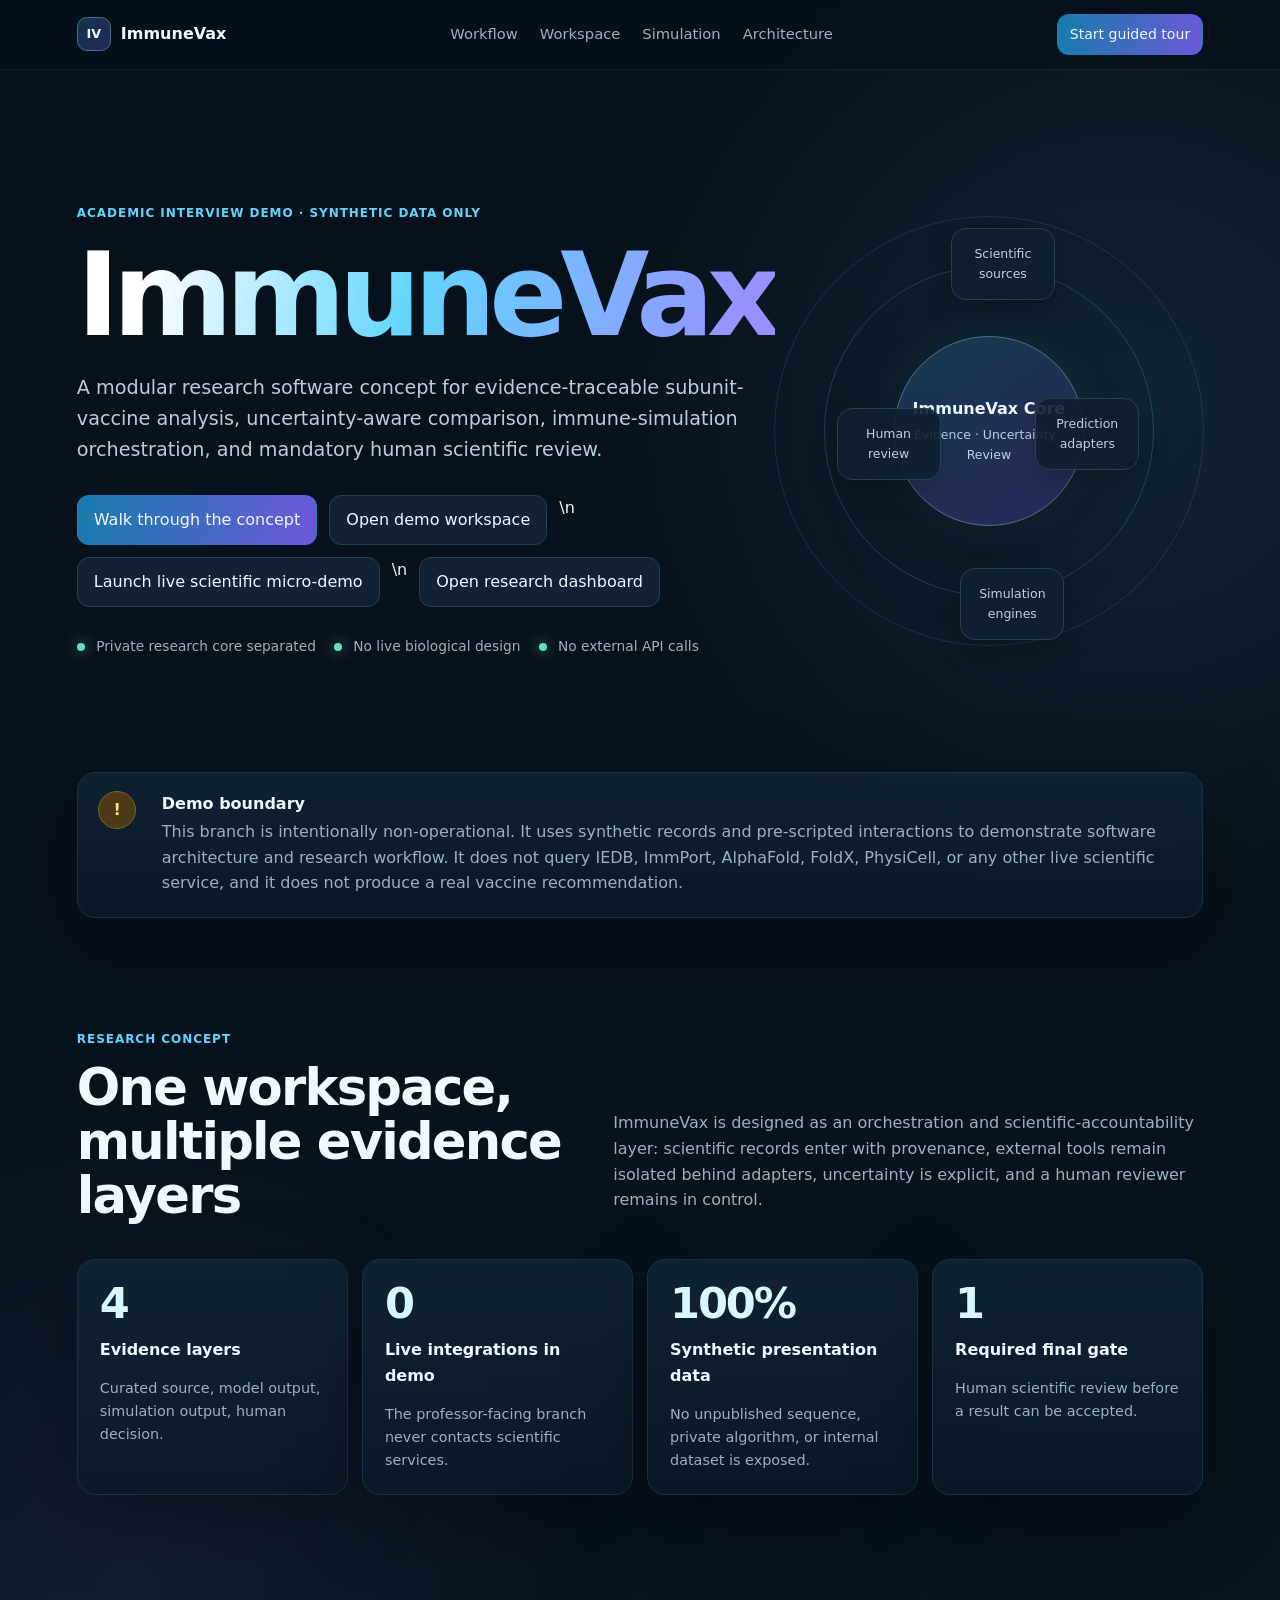
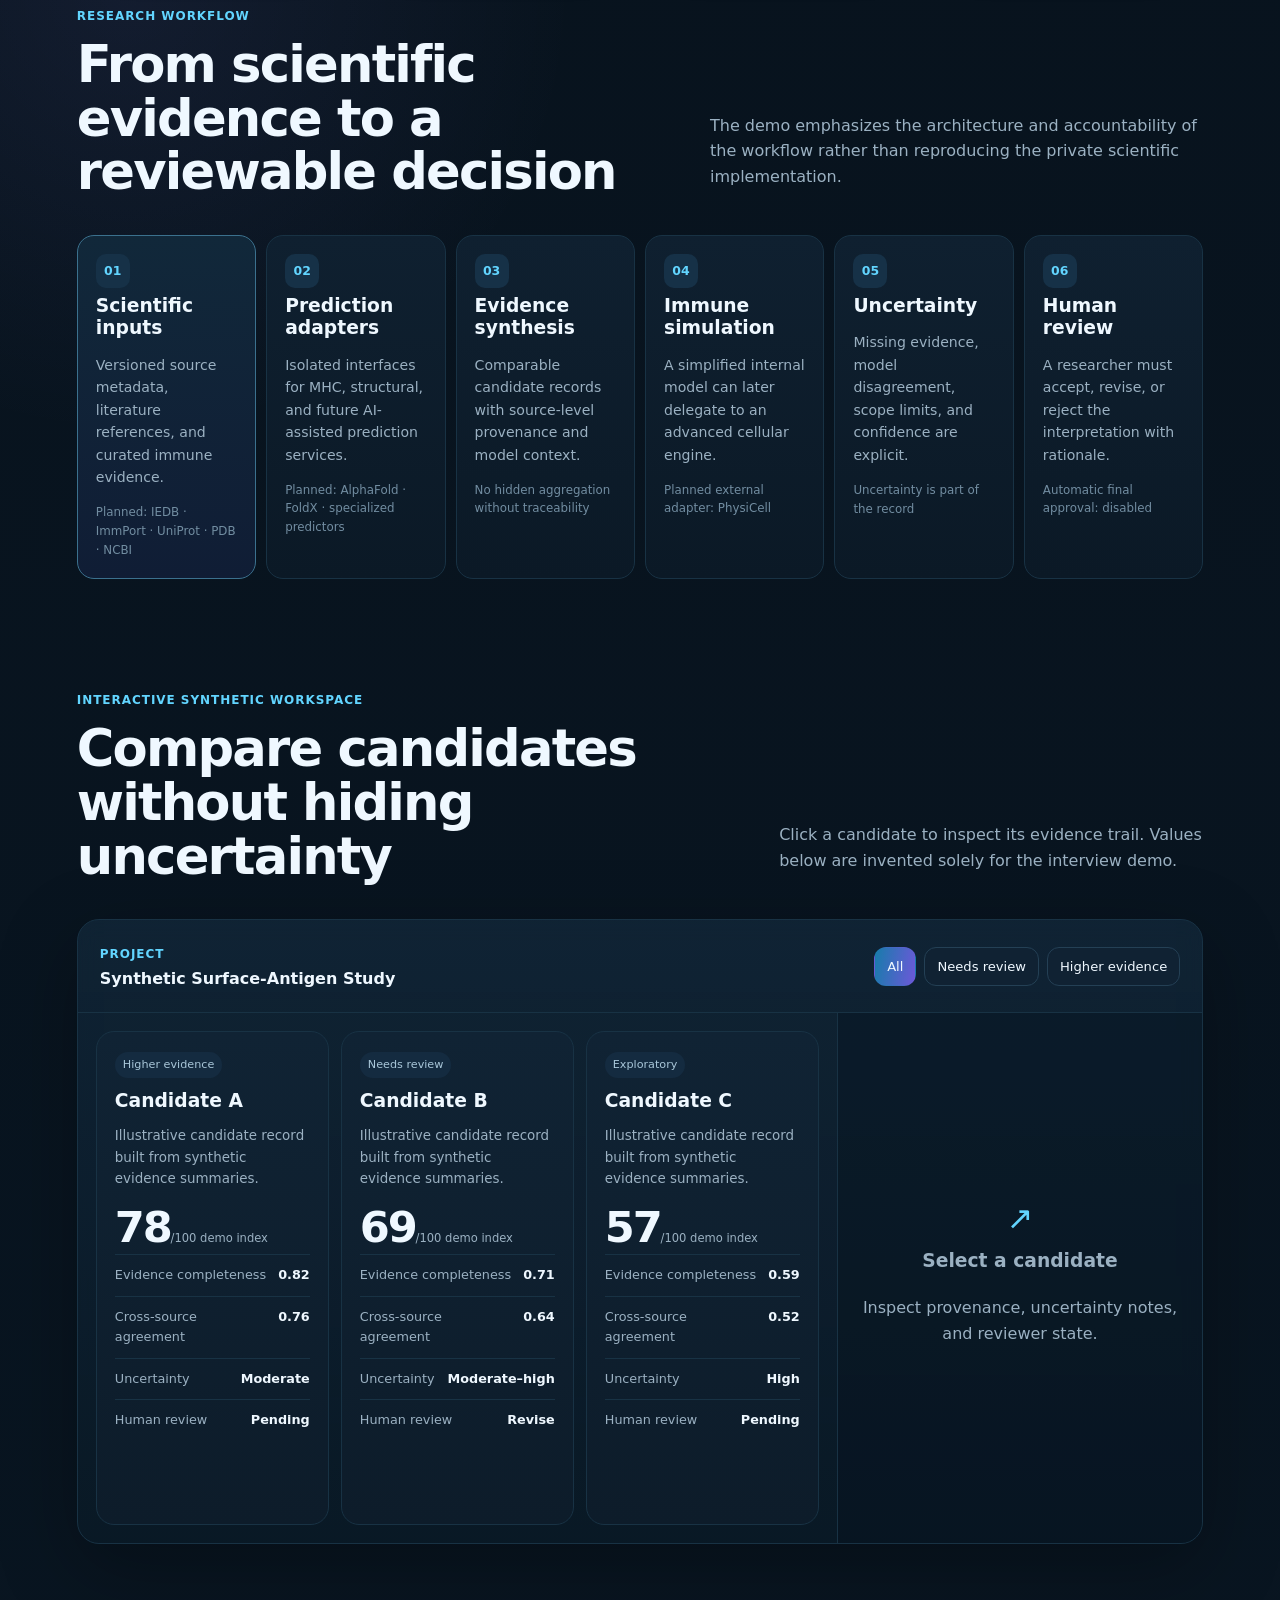
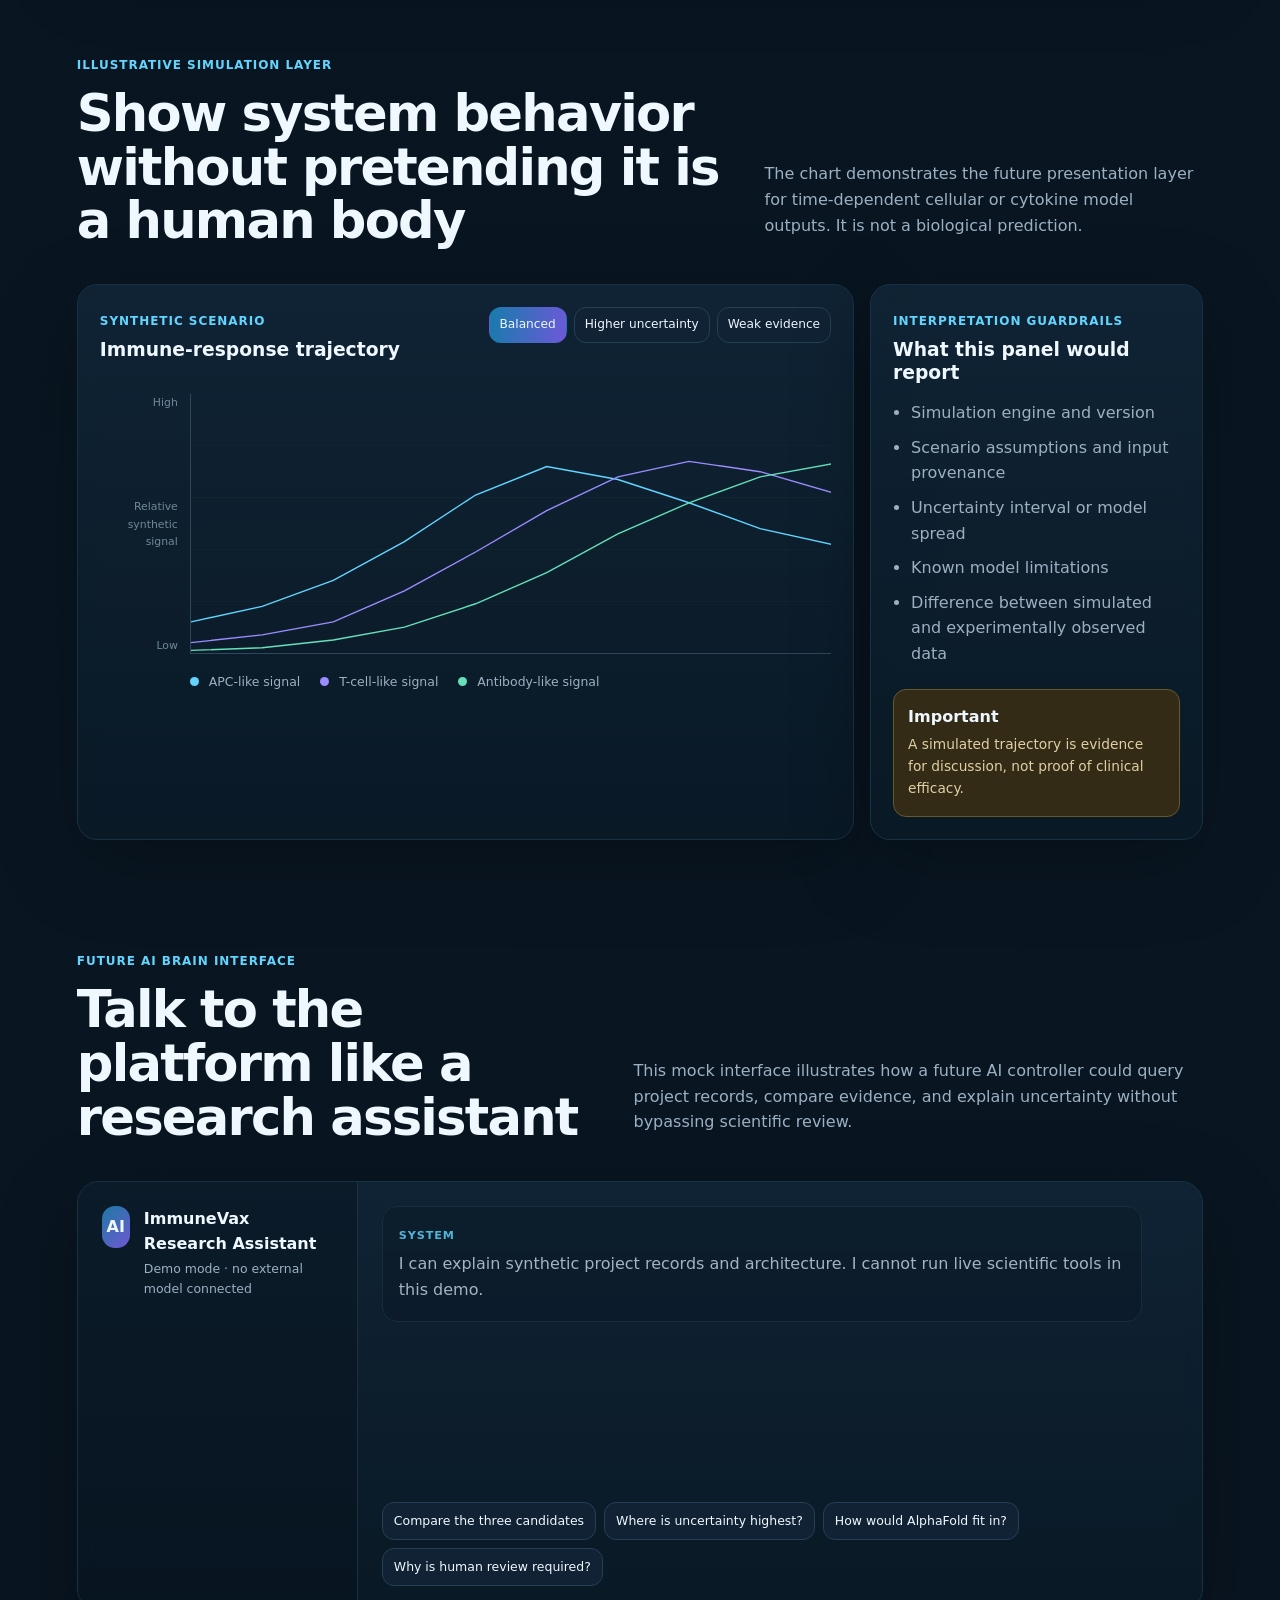
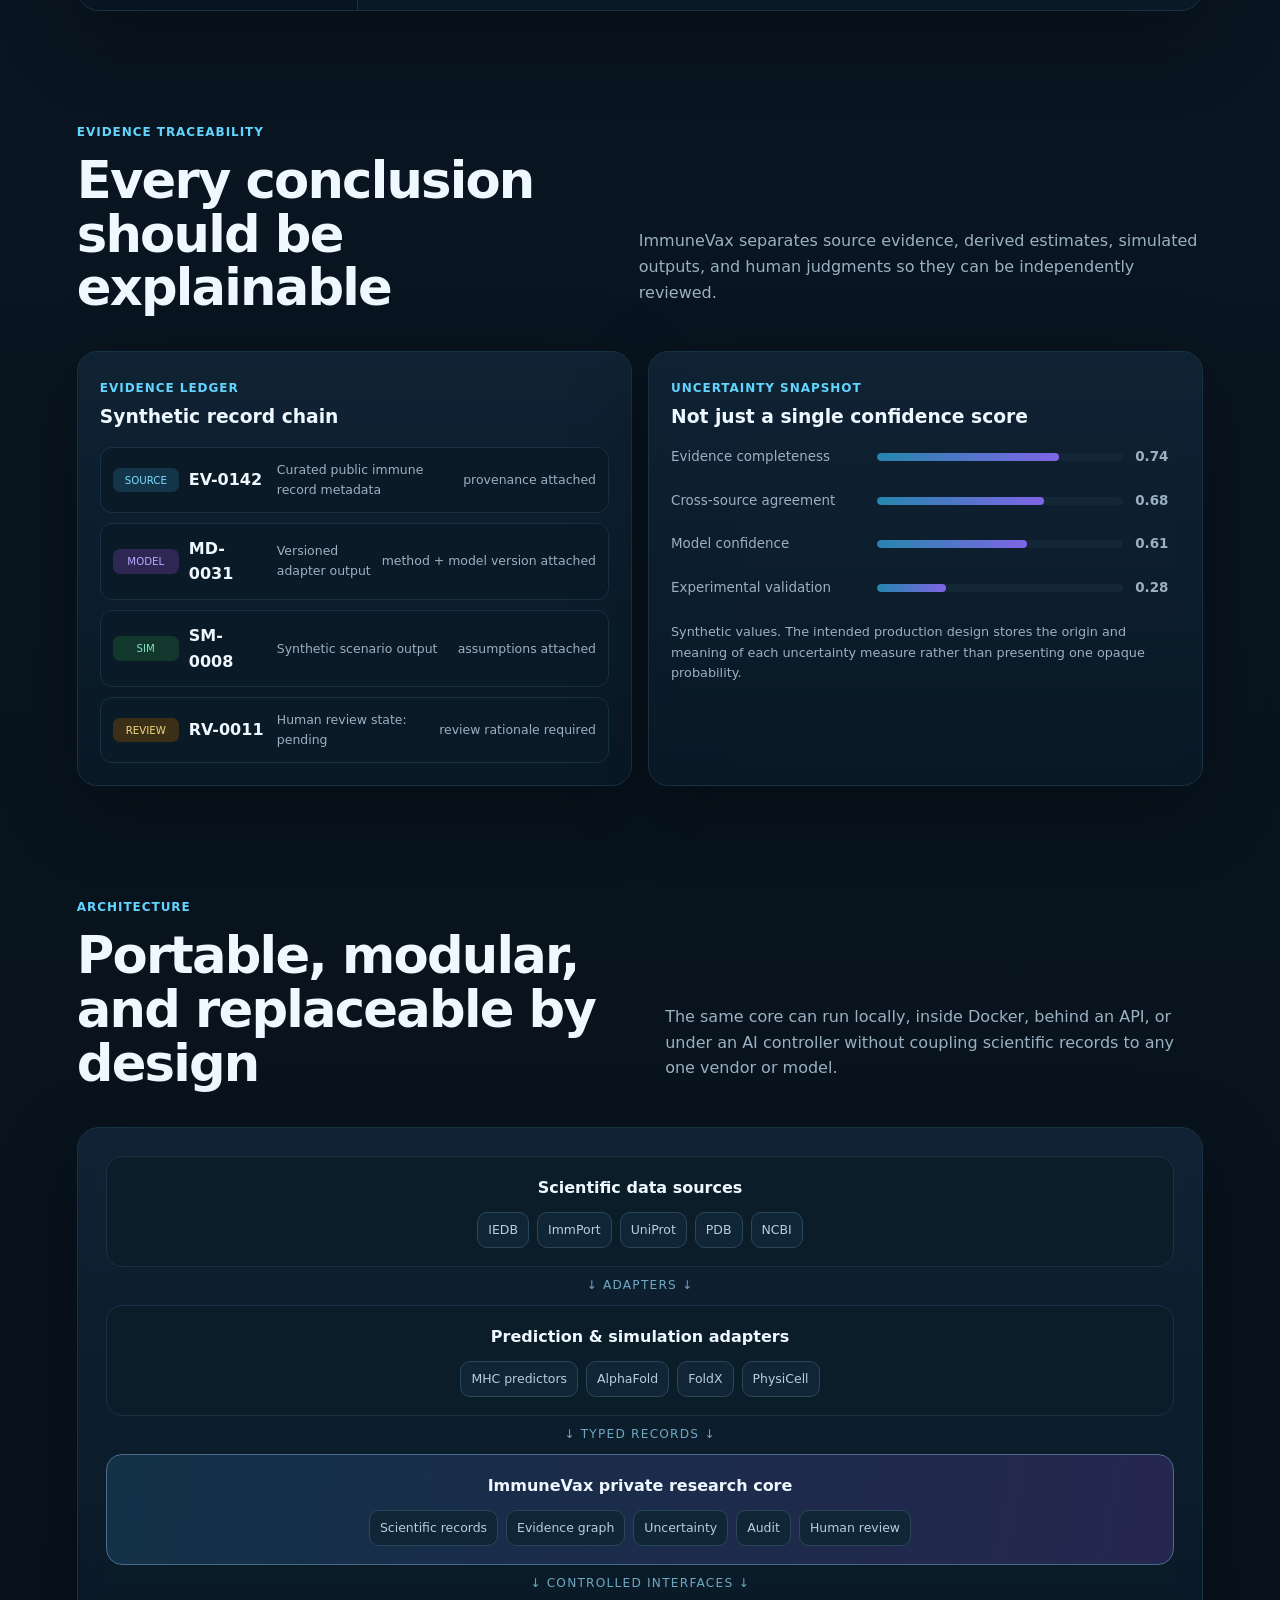
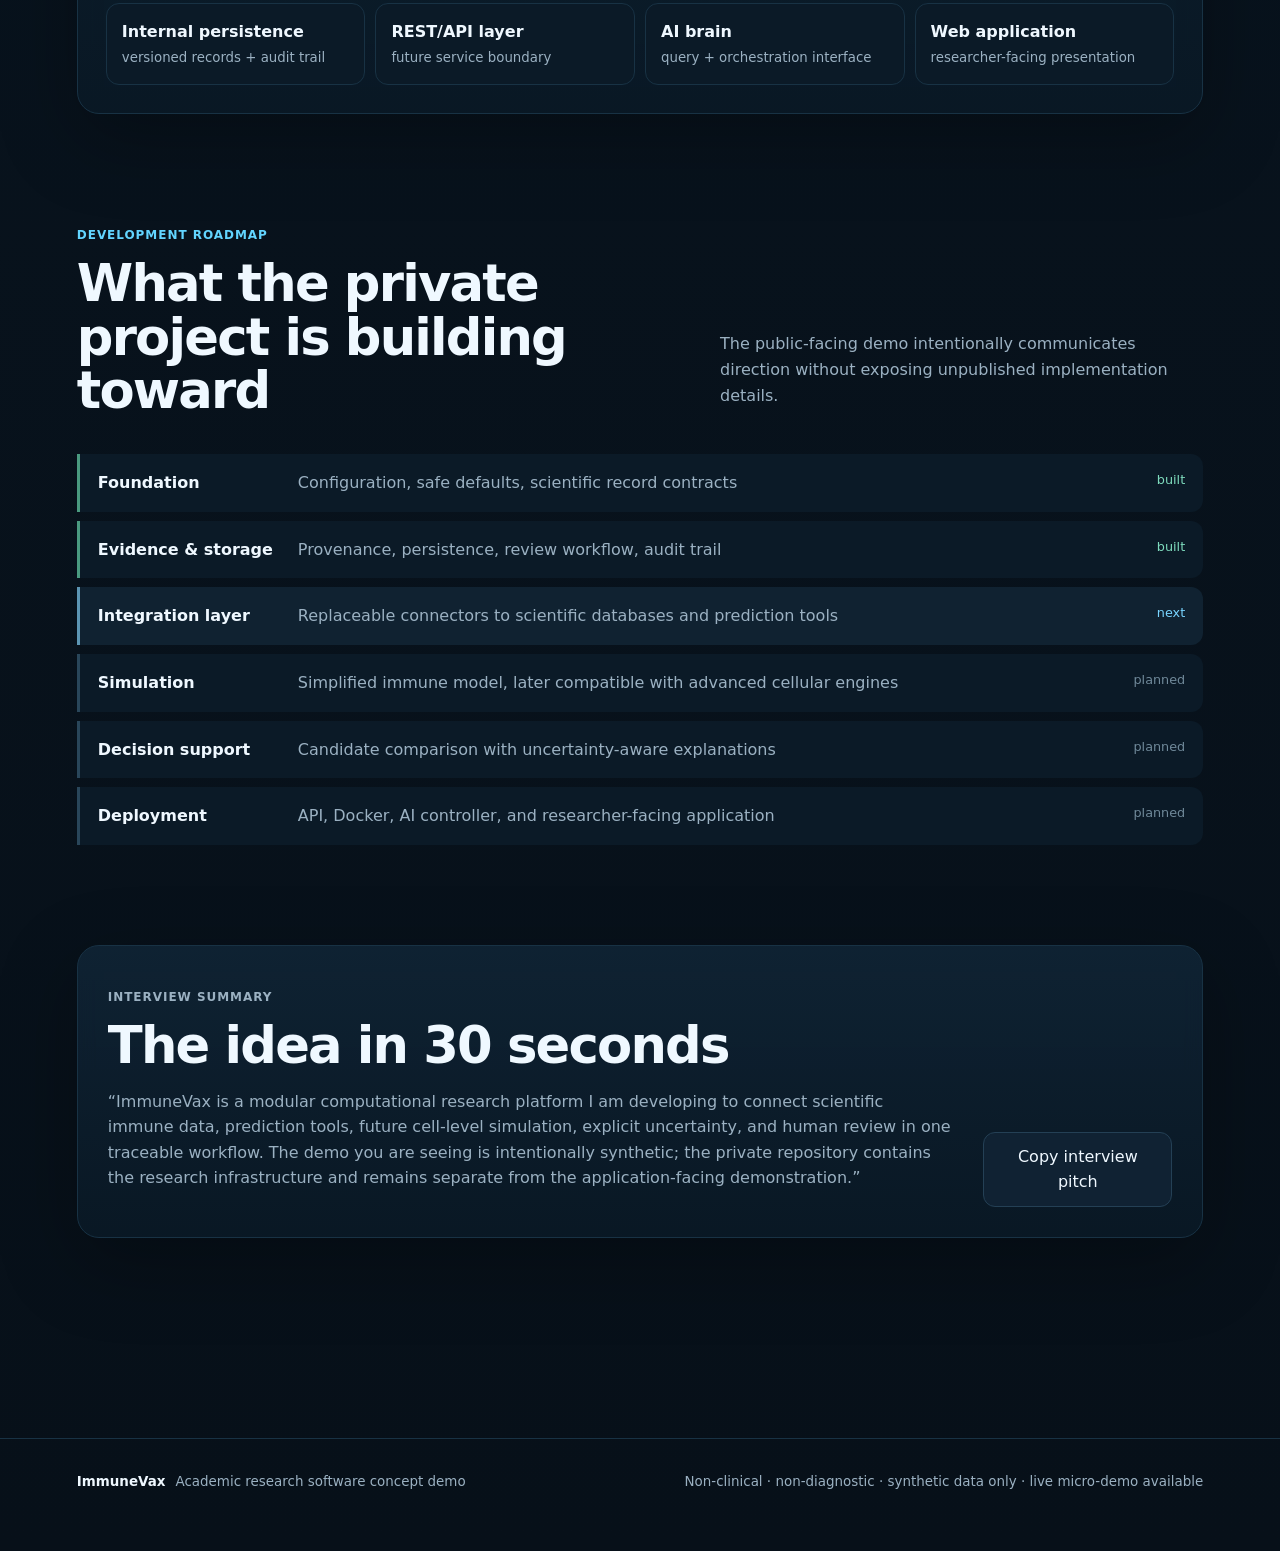
<file: index.html>
<!doctype html>
<html lang="en">
<head>
  <meta charset="utf-8">
  <meta name="viewport" content="width=device-width, initial-scale=1">
  <meta name="description" content="ImmuneVax academic interview demo — a synthetic, non-operational research software concept for evidence-traceable vaccine analysis.">
  <title>ImmuneVax — Academic Research Demo</title>
  <link rel="stylesheet" href="./styles.css">
</head>
<body>
  <a class="skip-link" href="#main">Skip to content</a>

  <nav class="topbar" aria-label="Primary navigation">
    <a class="brand" href="#top" aria-label="ImmuneVax home">
      <span class="brand-mark">IV</span>
      <span>ImmuneVax</span>
    </a>
    <div class="nav-links">
      <a href="#workflow">Workflow</a>
      <a href="#workspace">Workspace</a>
      <a href="#simulation">Simulation</a>
      <a href="#architecture">Architecture</a>
    </div>
    <button id="tourButton" class="button compact primary" type="button">Start guided tour</button>
  </nav>

  <header id="top" class="hero">
    <div class="hero-copy">
      <div class="badge">Academic interview demo · synthetic data only</div>
      <h1>ImmuneVax</h1>
      <p class="hero-kicker">A modular research software concept for evidence-traceable subunit-vaccine analysis, uncertainty-aware comparison, immune-simulation orchestration, and mandatory human scientific review.</p>
      <div class="hero-actions">
        <button id="heroTourButton" class="button primary" type="button">Walk through the concept</button>
        <a href="#workspace" class="button">Open demo workspace</a>\n        <a href="./live-demo.html" class="button live-button">Launch live scientific micro-demo</a>\n        <a href="./research-dashboard.html" class="button">Open research dashboard</a>
      </div>
      <div class="hero-meta" aria-label="Demo status">
        <span><i class="dot good"></i> Private research core separated</span>
        <span><i class="dot good"></i> No live biological design</span>
        <span><i class="dot good"></i> No external API calls</span>
      </div>
    </div>

    <div class="hero-visual" aria-label="ImmuneVax architecture preview">
      <div class="orbit orbit-a"></div>
      <div class="orbit orbit-b"></div>
      <div class="core-node">
        <strong>ImmuneVax Core</strong>
        <span>Evidence · Uncertainty · Review</span>
      </div>
      <div class="satellite s1">Scientific<br>sources</div>
      <div class="satellite s2">Prediction<br>adapters</div>
      <div class="satellite s3">Simulation<br>engines</div>
      <div class="satellite s4">Human<br>review</div>
    </div>
  </header>

  <main id="main">
    <section class="notice glass" aria-label="Demo boundary">
      <div class="notice-icon">!</div>
      <div>
        <strong>Demo boundary</strong>
        <p>This branch is intentionally non-operational. It uses synthetic records and pre-scripted interactions to demonstrate software architecture and research workflow. It does not query IEDB, ImmPort, AlphaFold, FoldX, PhysiCell, or any other live scientific service, and it does not produce a real vaccine recommendation.</p>
      </div>
    </section>

    <section id="overview" class="section">
      <div class="section-head">
        <div>
          <p class="eyebrow">Research concept</p>
          <h2>One workspace, multiple evidence layers</h2>
        </div>
        <p>ImmuneVax is designed as an orchestration and scientific-accountability layer: scientific records enter with provenance, external tools remain isolated behind adapters, uncertainty is explicit, and a human reviewer remains in control.</p>
      </div>

      <div class="stat-grid">
        <article class="stat-card glass">
          <span class="stat-number">4</span>
          <strong>Evidence layers</strong>
          <p>Curated source, model output, simulation output, human decision.</p>
        </article>
        <article class="stat-card glass">
          <span class="stat-number">0</span>
          <strong>Live integrations in demo</strong>
          <p>The professor-facing branch never contacts scientific services.</p>
        </article>
        <article class="stat-card glass">
          <span class="stat-number">100%</span>
          <strong>Synthetic presentation data</strong>
          <p>No unpublished sequence, private algorithm, or internal dataset is exposed.</p>
        </article>
        <article class="stat-card glass">
          <span class="stat-number">1</span>
          <strong>Required final gate</strong>
          <p>Human scientific review before a result can be accepted.</p>
        </article>
      </div>
    </section>

    <section id="workflow" class="section tour-stop" data-tour-title="Research workflow" data-tour-text="This is the high-level pipeline I would explain first in an interview: evidence enters, specialized tools stay behind adapters, uncertainty is preserved, and a scientist reviews the result.">
      <div class="section-head">
        <div>
          <p class="eyebrow">Research workflow</p>
          <h2>From scientific evidence to a reviewable decision</h2>
        </div>
        <p>The demo emphasizes the architecture and accountability of the workflow rather than reproducing the private scientific implementation.</p>
      </div>

      <div class="workflow-line">
        <article class="workflow-card active-stage">
          <span>01</span>
          <h3>Scientific inputs</h3>
          <p>Versioned source metadata, literature references, and curated immune evidence.</p>
          <small>Planned: IEDB · ImmPort · UniProt · PDB · NCBI</small>
        </article>
        <article class="workflow-card">
          <span>02</span>
          <h3>Prediction adapters</h3>
          <p>Isolated interfaces for MHC, structural, and future AI-assisted prediction services.</p>
          <small>Planned: AlphaFold · FoldX · specialized predictors</small>
        </article>
        <article class="workflow-card">
          <span>03</span>
          <h3>Evidence synthesis</h3>
          <p>Comparable candidate records with source-level provenance and model context.</p>
          <small>No hidden aggregation without traceability</small>
        </article>
        <article class="workflow-card">
          <span>04</span>
          <h3>Immune simulation</h3>
          <p>A simplified internal model can later delegate to an advanced cellular engine.</p>
          <small>Planned external adapter: PhysiCell</small>
        </article>
        <article class="workflow-card">
          <span>05</span>
          <h3>Uncertainty</h3>
          <p>Missing evidence, model disagreement, scope limits, and confidence are explicit.</p>
          <small>Uncertainty is part of the record</small>
        </article>
        <article class="workflow-card">
          <span>06</span>
          <h3>Human review</h3>
          <p>A researcher must accept, revise, or reject the interpretation with rationale.</p>
          <small>Automatic final approval: disabled</small>
        </article>
      </div>
    </section>

    <section id="workspace" class="section tour-stop" data-tour-title="Candidate workspace" data-tour-text="These are synthetic candidates. The important design point is that one score is never shown alone: evidence completeness, agreement, uncertainty, provenance, and review state stay visible together.">
      <div class="section-head">
        <div>
          <p class="eyebrow">Interactive synthetic workspace</p>
          <h2>Compare candidates without hiding uncertainty</h2>
        </div>
        <p>Click a candidate to inspect its evidence trail. Values below are invented solely for the interview demo.</p>
      </div>

      <div class="workspace-shell glass">
        <div class="workspace-toolbar">
          <div>
            <span class="workspace-label">Project</span>
            <strong>Synthetic Surface-Antigen Study</strong>
          </div>
          <div class="controls" role="group" aria-label="Candidate filters">
            <button class="chip active" data-filter="all" type="button">All</button>
            <button class="chip" data-filter="review" type="button">Needs review</button>
            <button class="chip" data-filter="strong" type="button">Higher evidence</button>
          </div>
        </div>

        <div class="candidate-layout">
          <div id="candidateCards" class="candidate-grid" aria-live="polite"></div>
          <aside id="candidateInspector" class="inspector">
            <div class="inspector-empty">
              <span class="inspector-icon">↗</span>
              <h3>Select a candidate</h3>
              <p>Inspect provenance, uncertainty notes, and reviewer state.</p>
            </div>
          </aside>
        </div>
      </div>
    </section>

    <section id="simulation" class="section tour-stop" data-tour-title="Simulation preview" data-tour-text="This visualization is deliberately illustrative. The long-term architecture lets the same interface work with a simple internal simulator or an external engine such as PhysiCell while keeping the engine replaceable.">
      <div class="section-head">
        <div>
          <p class="eyebrow">Illustrative simulation layer</p>
          <h2>Show system behavior without pretending it is a human body</h2>
        </div>
        <p>The chart demonstrates the future presentation layer for time-dependent cellular or cytokine model outputs. It is not a biological prediction.</p>
      </div>

      <div class="simulation-grid">
        <div class="panel glass">
          <div class="panel-head">
            <div>
              <span class="workspace-label">Synthetic scenario</span>
              <h3>Immune-response trajectory</h3>
            </div>
            <div class="scenario-switch" role="group" aria-label="Synthetic scenario">
              <button class="scenario active" data-scenario="balanced" type="button">Balanced</button>
              <button class="scenario" data-scenario="uncertain" type="button">Higher uncertainty</button>
              <button class="scenario" data-scenario="weak" type="button">Weak evidence</button>
            </div>
          </div>

          <div class="chart-wrap">
            <div class="y-labels"><span>High</span><span>Relative synthetic signal</span><span>Low</span></div>
            <div id="simulationChart" class="chart" aria-label="Synthetic simulation chart"></div>
          </div>
          <div class="chart-legend">
            <span><i class="legend-dot l1"></i> APC-like signal</span>
            <span><i class="legend-dot l2"></i> T-cell-like signal</span>
            <span><i class="legend-dot l3"></i> Antibody-like signal</span>
          </div>
        </div>

        <aside class="panel glass">
          <span class="workspace-label">Interpretation guardrails</span>
          <h3>What this panel would report</h3>
          <ul class="check-list">
            <li>Simulation engine and version</li>
            <li>Scenario assumptions and input provenance</li>
            <li>Uncertainty interval or model spread</li>
            <li>Known model limitations</li>
            <li>Difference between simulated and experimentally observed data</li>
          </ul>
          <div class="guardrail">
            <strong>Important</strong>
            <p>A simulated trajectory is evidence for discussion, not proof of clinical efficacy.</p>
          </div>
        </aside>
      </div>
    </section>

    <section id="ai-interface" class="section tour-stop" data-tour-title="AI brain interface" data-tour-text="The future AI layer is a controller and explainer, not an unrestricted biological designer. In the demo it is completely local and only returns pre-written examples.">
      <div class="section-head">
        <div>
          <p class="eyebrow">Future AI brain interface</p>
          <h2>Talk to the platform like a research assistant</h2>
        </div>
        <p>This mock interface illustrates how a future AI controller could query project records, compare evidence, and explain uncertainty without bypassing scientific review.</p>
      </div>

      <div class="assistant-shell glass">
        <div class="assistant-sidebar">
          <span class="assistant-avatar">AI</span>
          <div>
            <strong>ImmuneVax Research Assistant</strong>
            <p>Demo mode · no external model connected</p>
          </div>
        </div>
        <div class="assistant-main">
          <div id="assistantConversation" class="conversation" aria-live="polite">
            <div class="message system-message">
              <span>System</span>
              <p>I can explain synthetic project records and architecture. I cannot run live scientific tools in this demo.</p>
            </div>
          </div>
          <div class="prompt-chips">
            <button class="prompt-chip" data-prompt="compare" type="button">Compare the three candidates</button>
            <button class="prompt-chip" data-prompt="uncertainty" type="button">Where is uncertainty highest?</button>
            <button class="prompt-chip" data-prompt="architecture" type="button">How would AlphaFold fit in?</button>
            <button class="prompt-chip" data-prompt="review" type="button">Why is human review required?</button>
          </div>
        </div>
      </div>
    </section>

    <section id="evidence" class="section">
      <div class="section-head">
        <div>
          <p class="eyebrow">Evidence traceability</p>
          <h2>Every conclusion should be explainable</h2>
        </div>
        <p>ImmuneVax separates source evidence, derived estimates, simulated outputs, and human judgments so they can be independently reviewed.</p>
      </div>

      <div class="evidence-layout">
        <div class="panel glass">
          <span class="workspace-label">Evidence ledger</span>
          <h3>Synthetic record chain</h3>
          <div class="ledger">
            <div><span class="ledger-type source">SOURCE</span><b>EV-0142</b><p>Curated public immune record metadata</p><small>provenance attached</small></div>
            <div><span class="ledger-type model">MODEL</span><b>MD-0031</b><p>Versioned adapter output</p><small>method + model version attached</small></div>
            <div><span class="ledger-type sim">SIM</span><b>SM-0008</b><p>Synthetic scenario output</p><small>assumptions attached</small></div>
            <div><span class="ledger-type review">REVIEW</span><b>RV-0011</b><p>Human review state: pending</p><small>review rationale required</small></div>
          </div>
        </div>

        <div class="panel glass">
          <span class="workspace-label">Uncertainty snapshot</span>
          <h3>Not just a single confidence score</h3>
          <div class="uncertainty-row"><span>Evidence completeness</span><div class="bar"><i style="width:74%"></i></div><b>0.74</b></div>
          <div class="uncertainty-row"><span>Cross-source agreement</span><div class="bar"><i style="width:68%"></i></div><b>0.68</b></div>
          <div class="uncertainty-row"><span>Model confidence</span><div class="bar"><i style="width:61%"></i></div><b>0.61</b></div>
          <div class="uncertainty-row"><span>Experimental validation</span><div class="bar"><i style="width:28%"></i></div><b>0.28</b></div>
          <p class="small muted">Synthetic values. The intended production design stores the origin and meaning of each uncertainty measure rather than presenting one opaque probability.</p>
        </div>
      </div>
    </section>

    <section id="architecture" class="section tour-stop" data-tour-title="Portable architecture" data-tour-text="The core stays independent from external databases, prediction engines, storage, the web UI, and the future AI brain. That separation is what makes the platform portable and keeps integrations replaceable.">
      <div class="section-head">
        <div>
          <p class="eyebrow">Architecture</p>
          <h2>Portable, modular, and replaceable by design</h2>
        </div>
        <p>The same core can run locally, inside Docker, behind an API, or under an AI controller without coupling scientific records to any one vendor or model.</p>
      </div>

      <div class="architecture-map glass">
        <div class="arch-layer">
          <div class="arch-title">Scientific data sources</div>
          <div class="arch-items">
            <span>IEDB</span><span>ImmPort</span><span>UniProt</span><span>PDB</span><span>NCBI</span>
          </div>
        </div>
        <div class="arch-connector">↓ adapters ↓</div>
        <div class="arch-layer">
          <div class="arch-title">Prediction & simulation adapters</div>
          <div class="arch-items">
            <span>MHC predictors</span><span>AlphaFold</span><span>FoldX</span><span>PhysiCell</span>
          </div>
        </div>
        <div class="arch-connector">↓ typed records ↓</div>
        <div class="arch-layer core-layer">
          <div class="arch-title">ImmuneVax private research core</div>
          <div class="arch-items">
            <span>Scientific records</span><span>Evidence graph</span><span>Uncertainty</span><span>Audit</span><span>Human review</span>
          </div>
        </div>
        <div class="arch-connector">↓ controlled interfaces ↓</div>
        <div class="arch-bottom">
          <div><strong>Internal persistence</strong><small>versioned records + audit trail</small></div>
          <div><strong>REST/API layer</strong><small>future service boundary</small></div>
          <div><strong>AI brain</strong><small>query + orchestration interface</small></div>
          <div><strong>Web application</strong><small>researcher-facing presentation</small></div>
        </div>
      </div>
    </section>

    <section id="roadmap" class="section">
      <div class="section-head">
        <div>
          <p class="eyebrow">Development roadmap</p>
          <h2>What the private project is building toward</h2>
        </div>
        <p>The public-facing demo intentionally communicates direction without exposing unpublished implementation details.</p>
      </div>

      <div class="timeline">
        <div class="done"><b>Foundation</b><span>Configuration, safe defaults, scientific record contracts</span><em>built</em></div>
        <div class="done"><b>Evidence & storage</b><span>Provenance, persistence, review workflow, audit trail</span><em>built</em></div>
        <div class="current"><b>Integration layer</b><span>Replaceable connectors to scientific databases and prediction tools</span><em>next</em></div>
        <div><b>Simulation</b><span>Simplified immune model, later compatible with advanced cellular engines</span><em>planned</em></div>
        <div><b>Decision support</b><span>Candidate comparison with uncertainty-aware explanations</span><em>planned</em></div>
        <div><b>Deployment</b><span>API, Docker, AI controller, and researcher-facing application</span><em>planned</em></div>
      </div>
    </section>

    <section class="section interview-card glass">
      <div>
        <p class="eyebrow">Interview summary</p>
        <h2>The idea in 30 seconds</h2>
        <p>“ImmuneVax is a modular computational research platform I am developing to connect scientific immune data, prediction tools, future cell-level simulation, explicit uncertainty, and human review in one traceable workflow. The demo you are seeing is intentionally synthetic; the private repository contains the research infrastructure and remains separate from the application-facing demonstration.”</p>
      </div>
      <button id="copyPitch" class="button" type="button">Copy interview pitch</button>
    </section>
  </main>

  <footer>
    <div>
      <strong>ImmuneVax</strong>
      <span>Academic research software concept demo</span>
    </div>
    <span>Non-clinical · non-diagnostic · synthetic data only · live micro-demo available</span>
  </footer>

  <div id="tourOverlay" class="tour-overlay" hidden>
    <div class="tour-dialog" role="dialog" aria-modal="true" aria-labelledby="tourTitle">
      <div class="tour-progress"><span id="tourCounter">1 / 5</span><button id="tourClose" type="button" aria-label="Close guided tour">×</button></div>
      <p class="eyebrow">Guided interview tour</p>
      <h3 id="tourTitle"></h3>
      <p id="tourText"></p>
      <div class="tour-actions">
        <button id="tourPrevious" class="button compact" type="button">Previous</button>
        <button id="tourNext" class="button compact primary" type="button">Next</button>
      </div>
    </div>
  </div>

  <div id="toast" class="toast" role="status" aria-live="polite"></div>
  <script src="./app.js"></script>
</body>
</html>
</file>
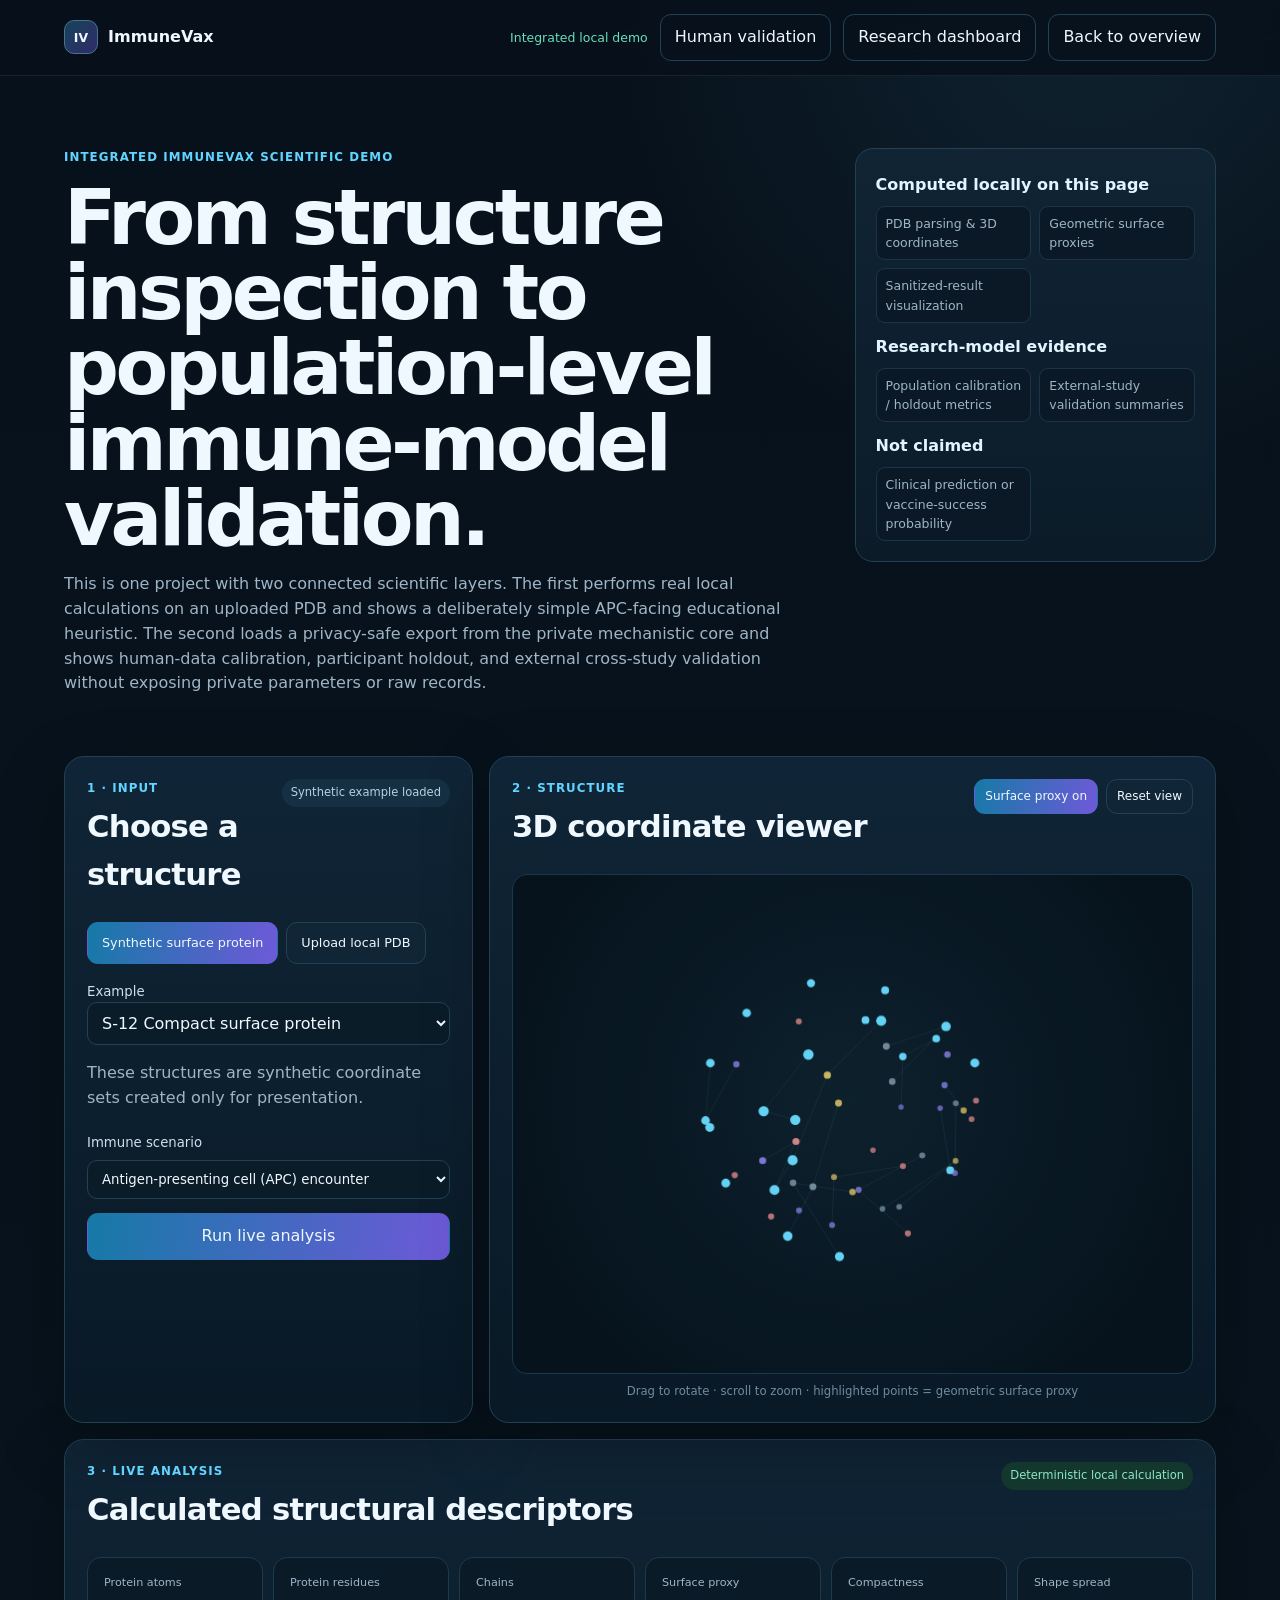
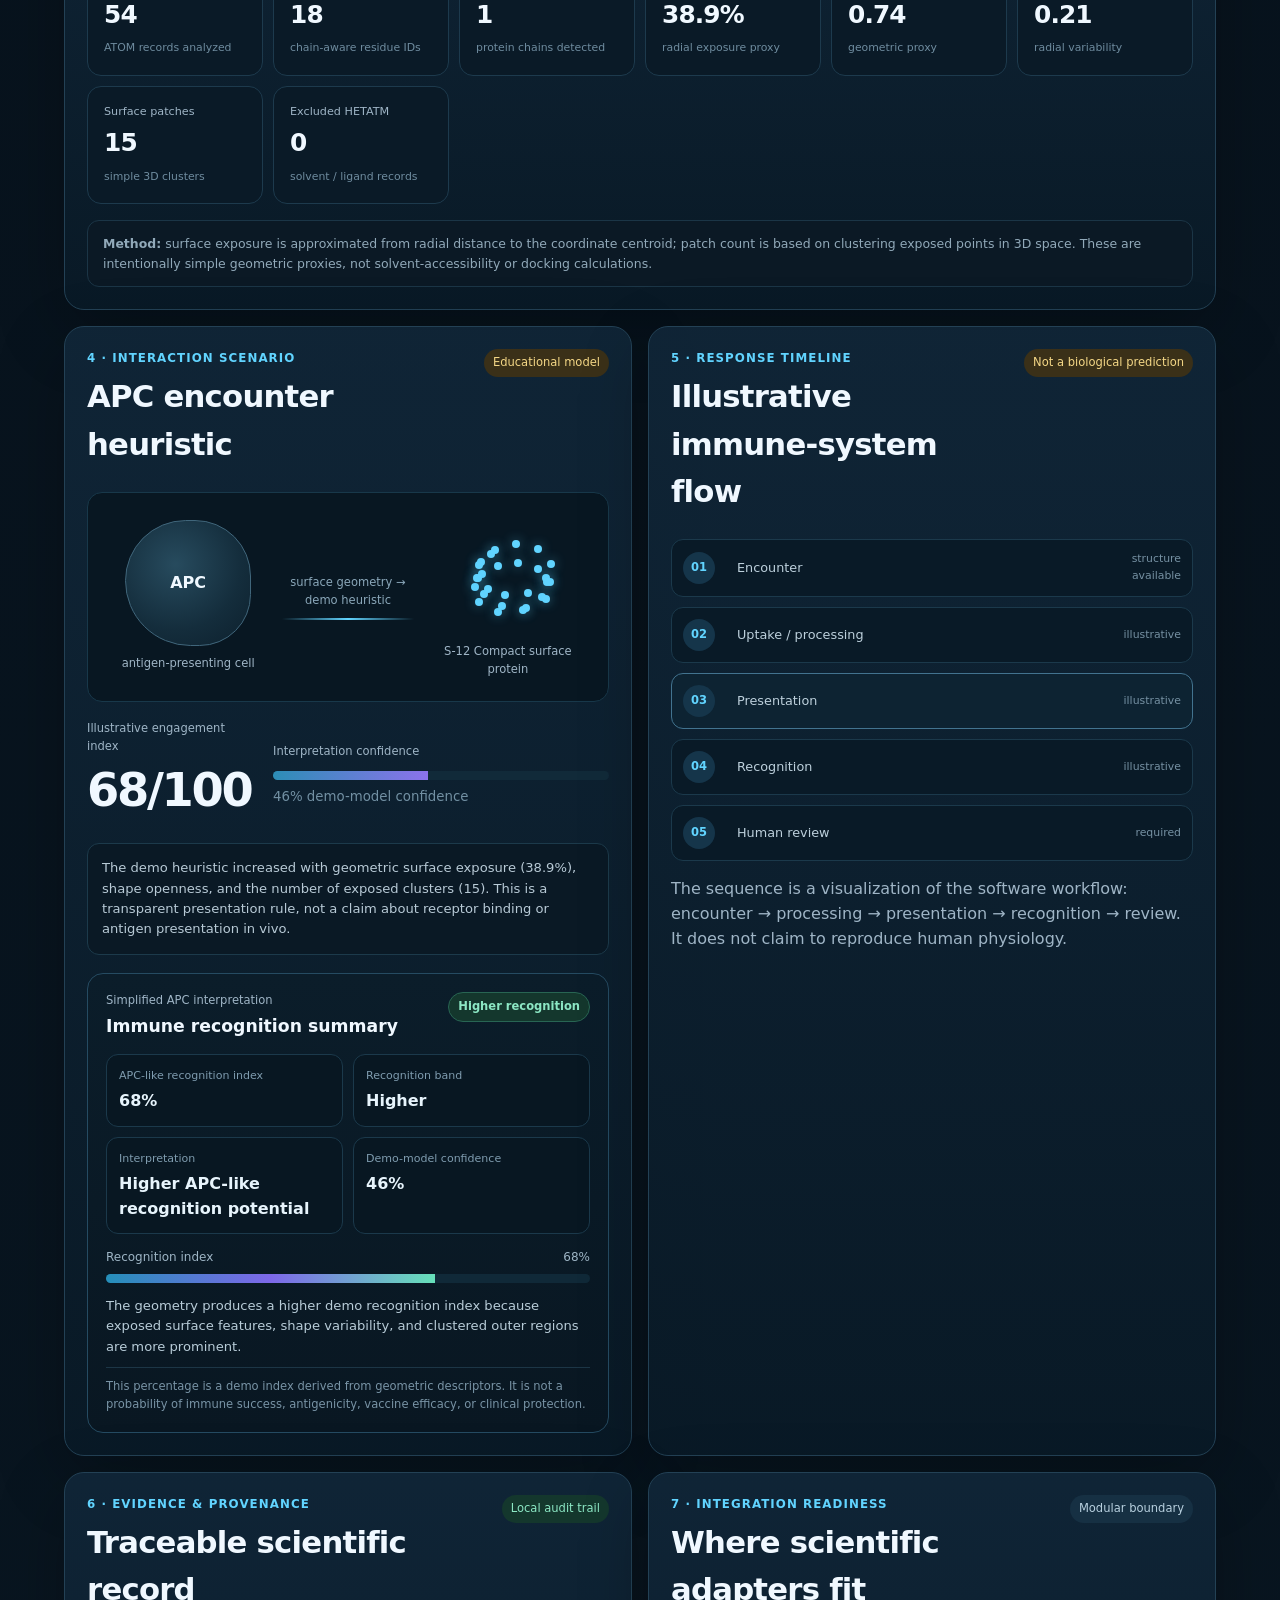
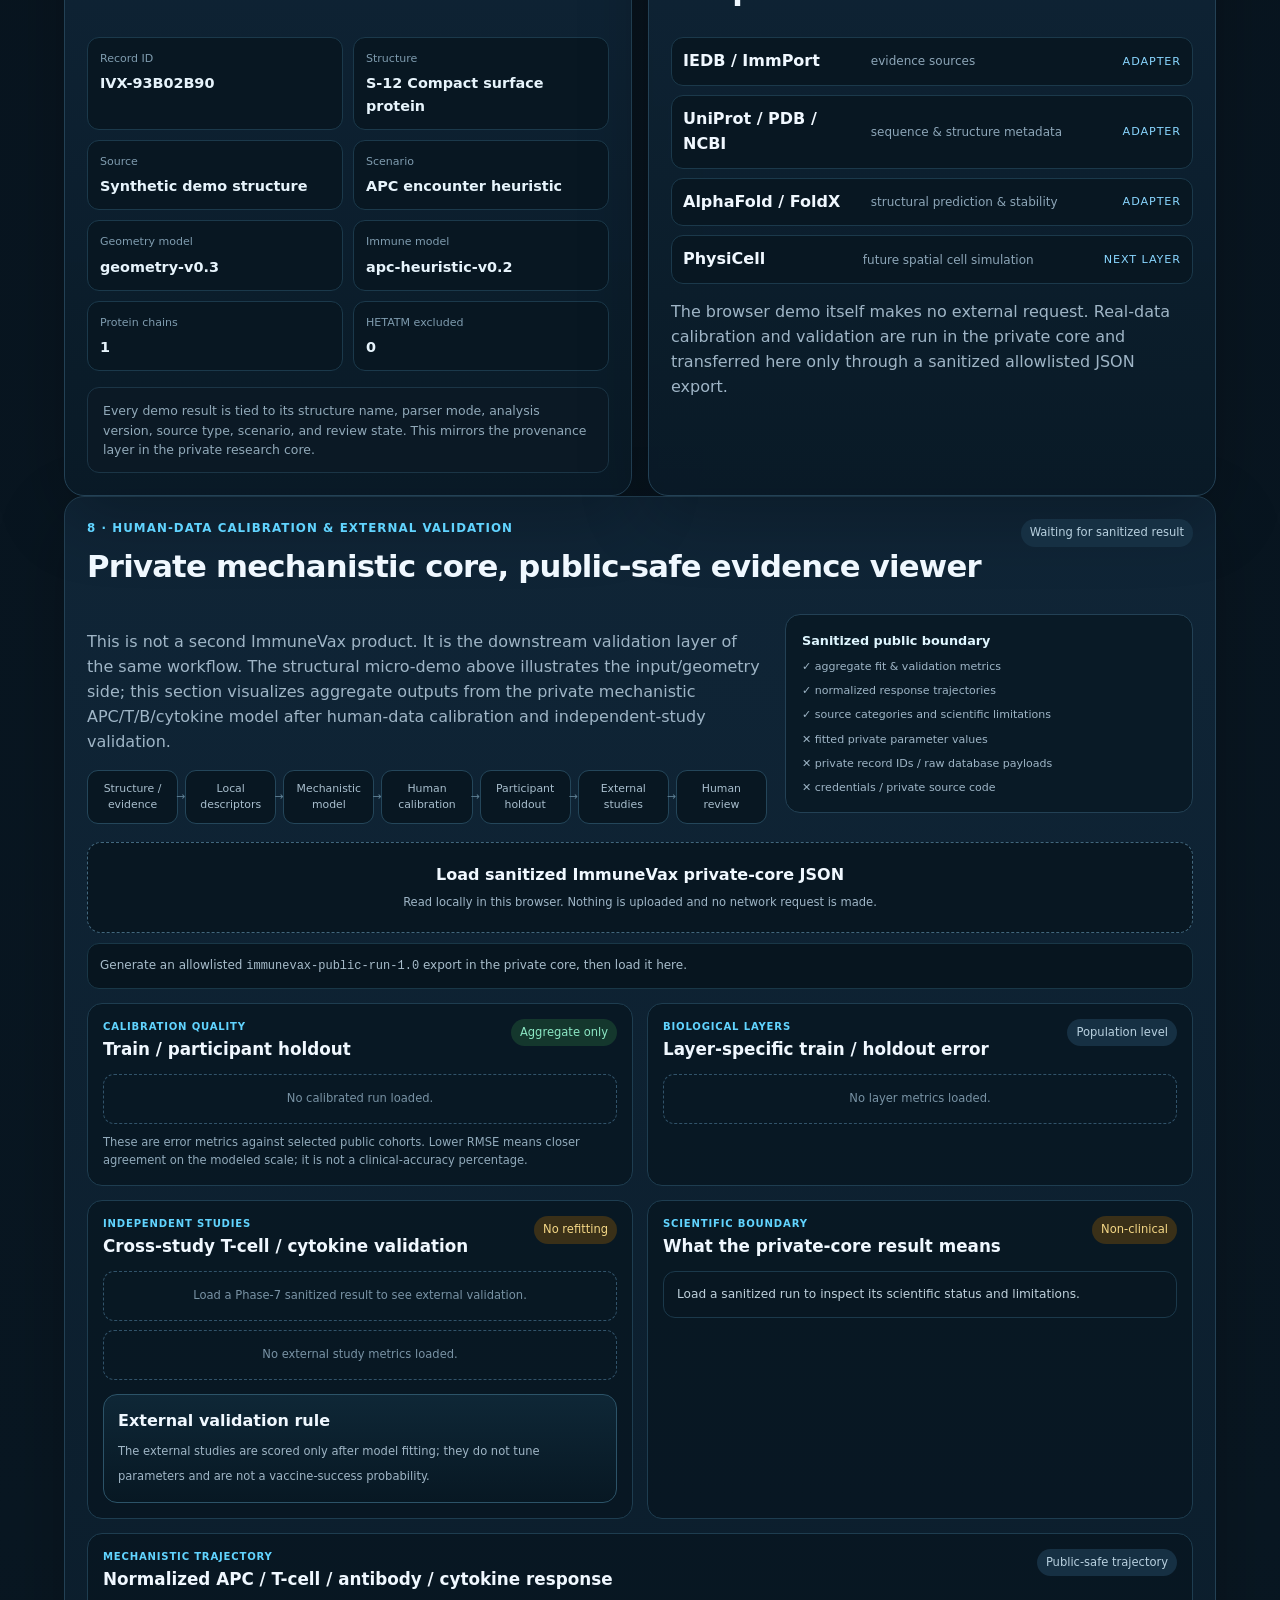
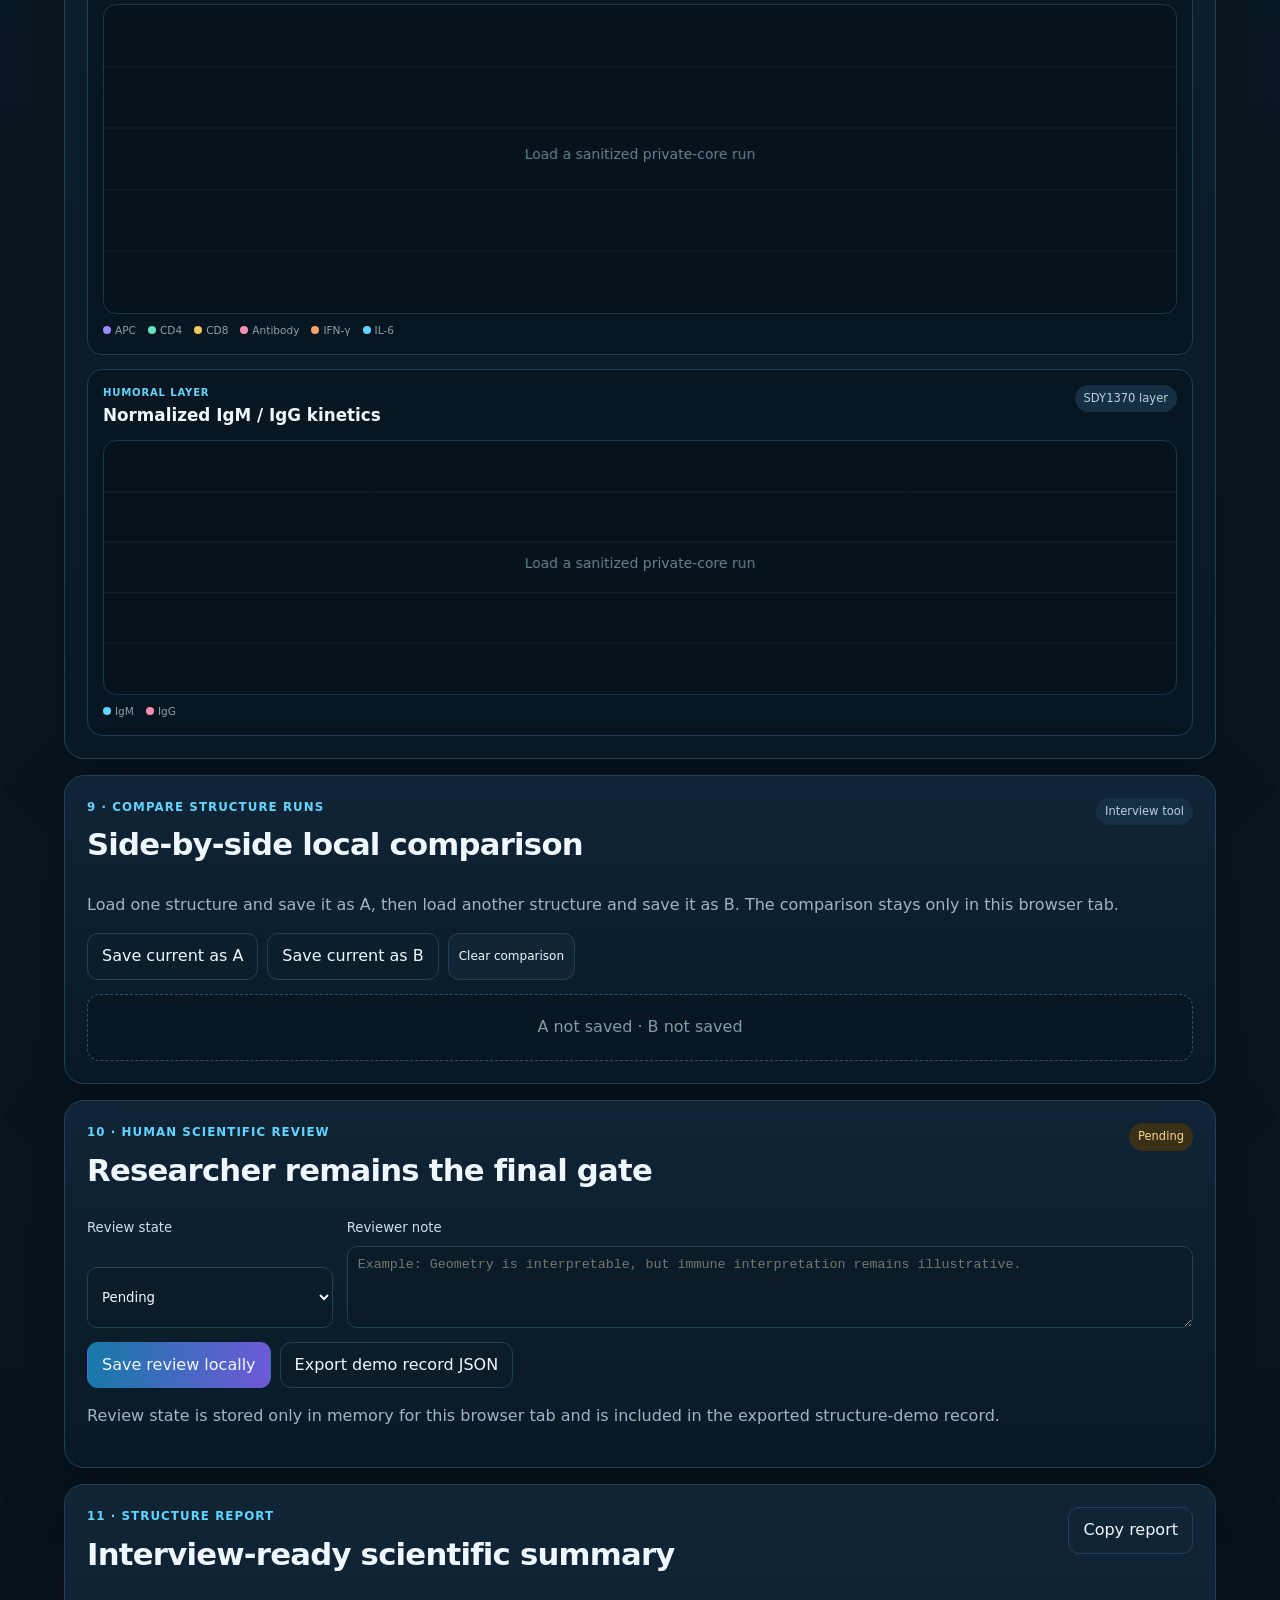
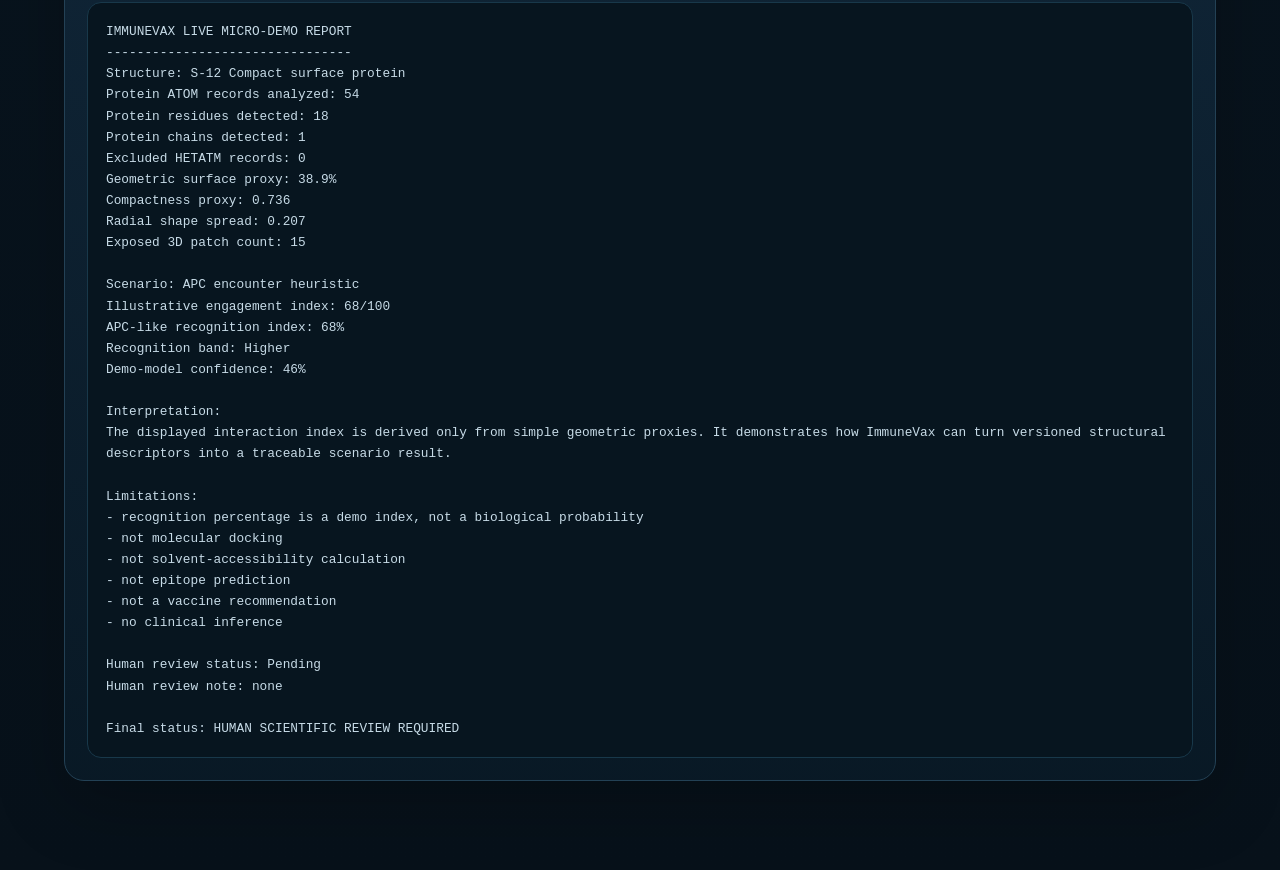
<file: calibration-demo.html>
<!doctype html>
<html lang="en">
<head>
  <meta charset="utf-8">
  <meta name="viewport" content="width=device-width,initial-scale=1">
  <meta http-equiv="refresh" content="0; url=./live-demo.html#human-calibration">
  <meta name="robots" content="noindex">
  <title>ImmuneVax — Human validation moved</title>
  <script>
    window.location.replace("./live-demo.html#human-calibration");
  </script>
</head>
<body>
  <p>The human calibration viewer is now part of the unified ImmuneVax demo. <a href="./live-demo.html#human-calibration">Open the integrated human-validation section.</a></p>
</body>
</html>
</file>
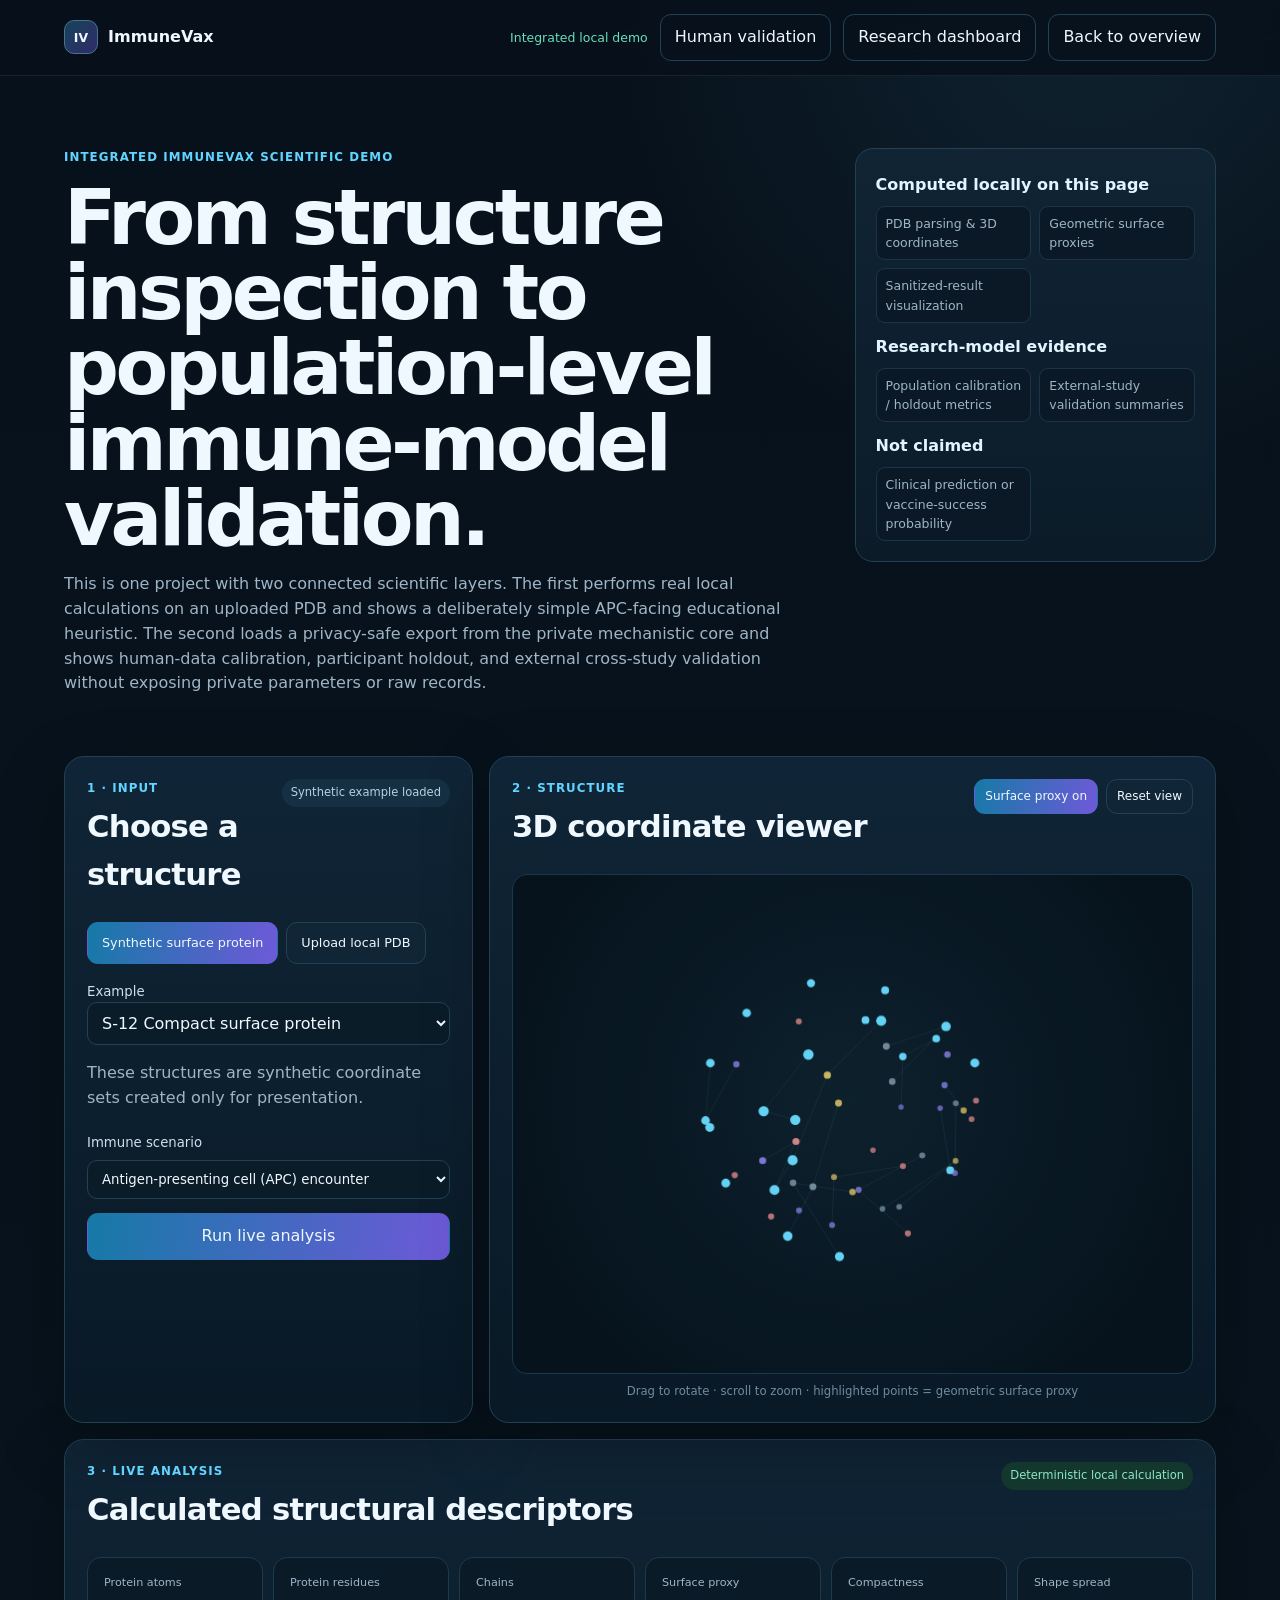
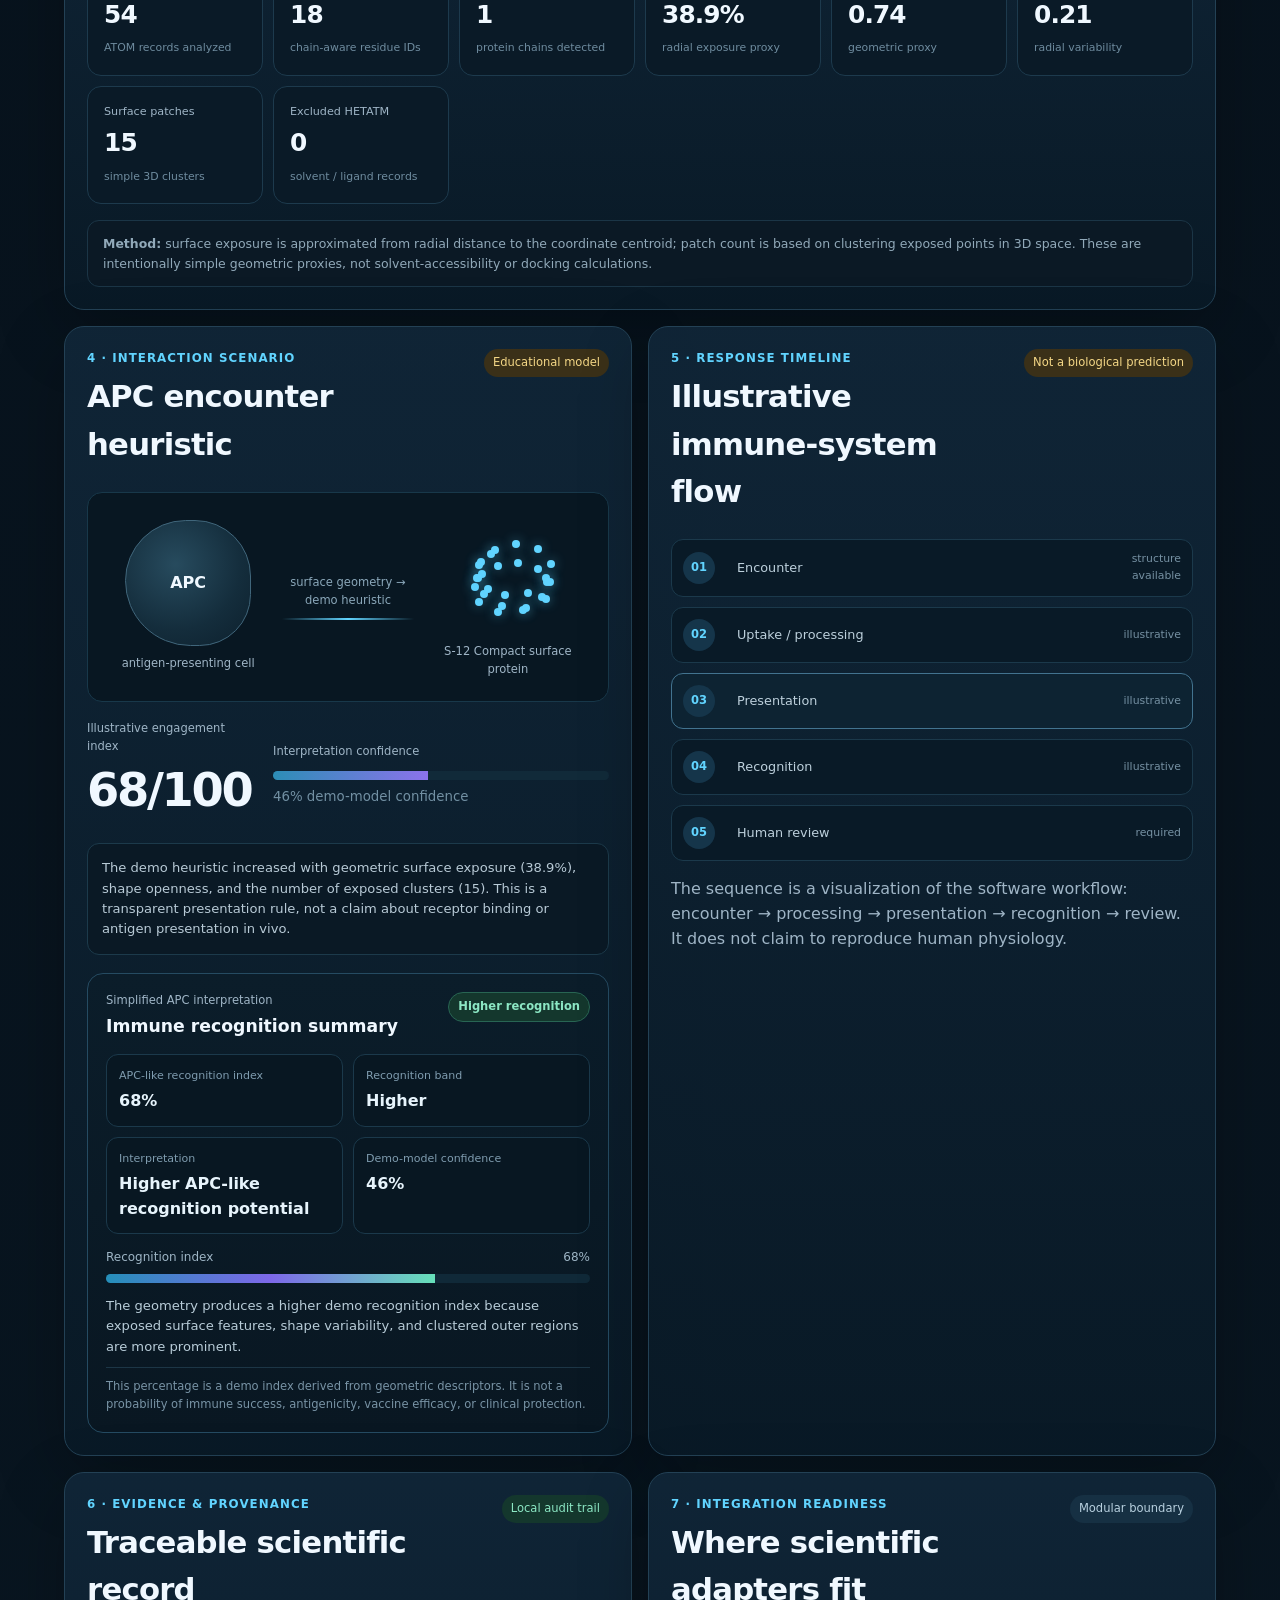
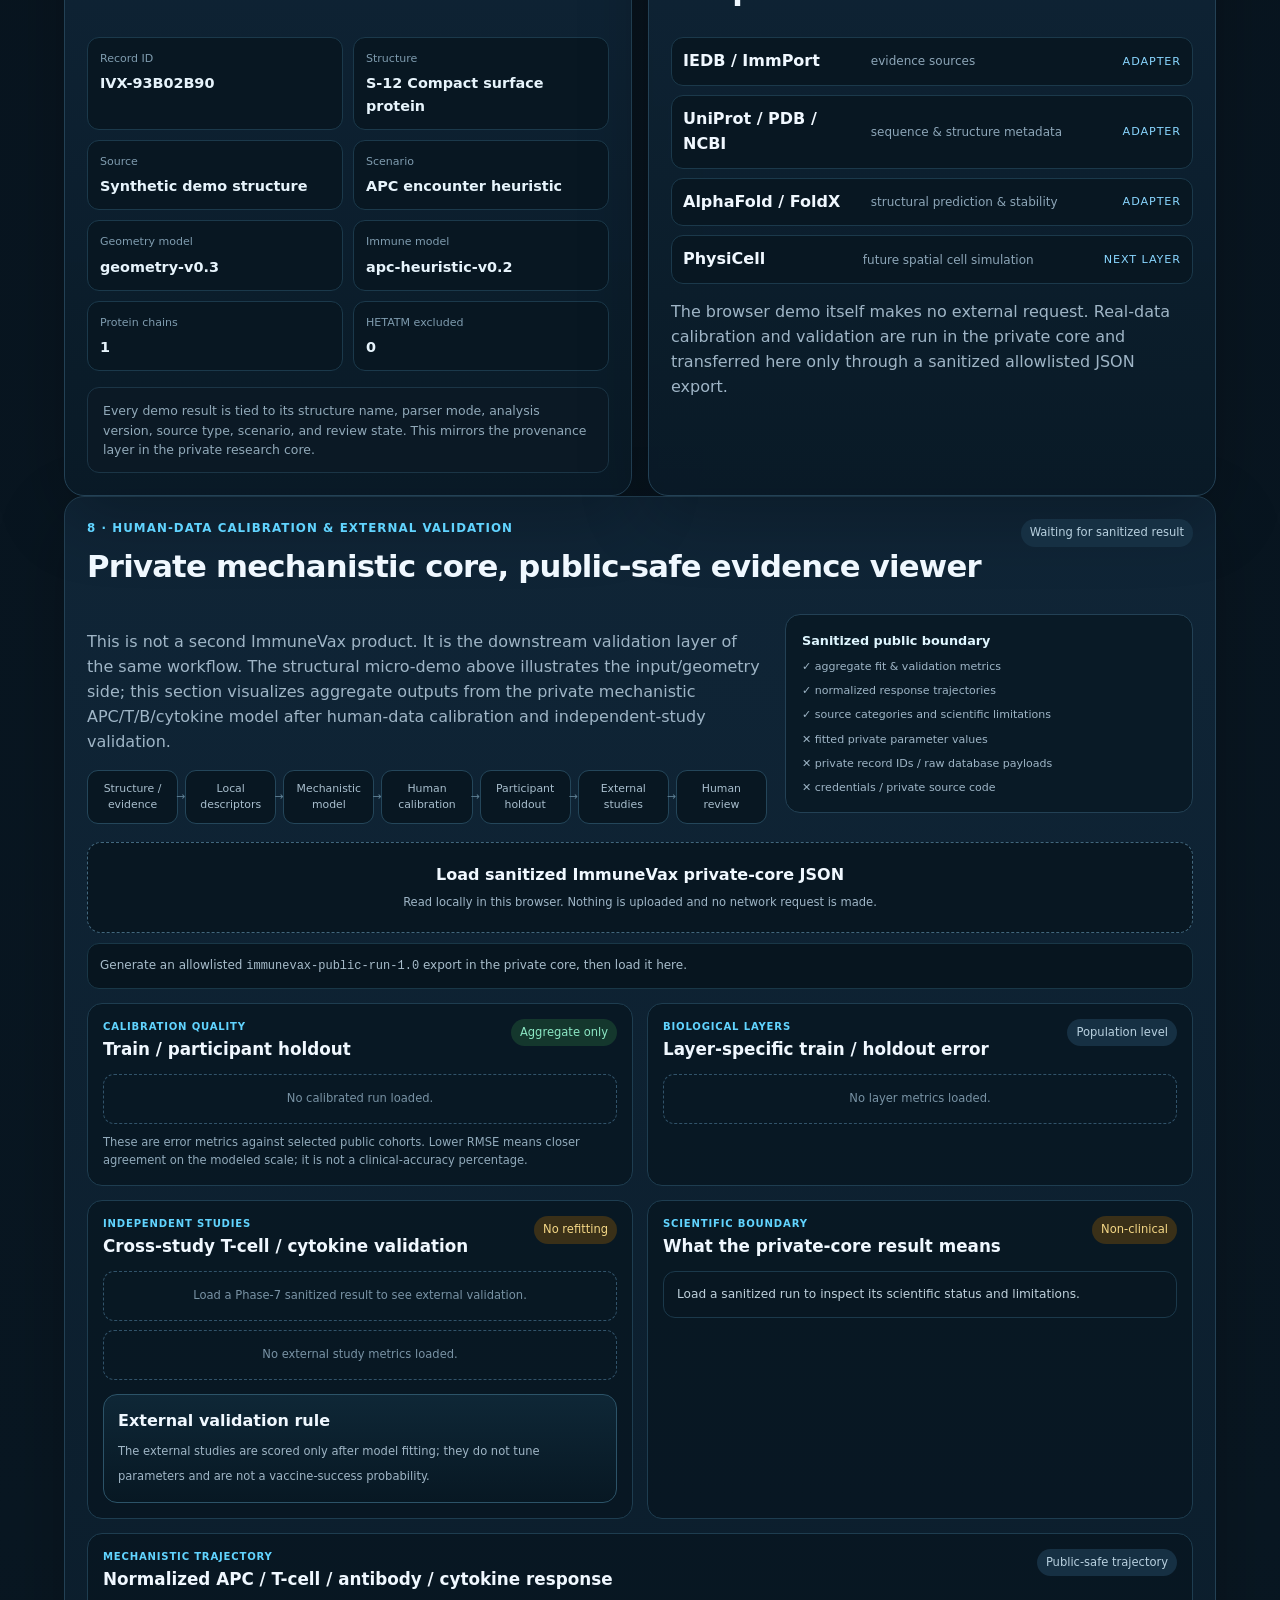
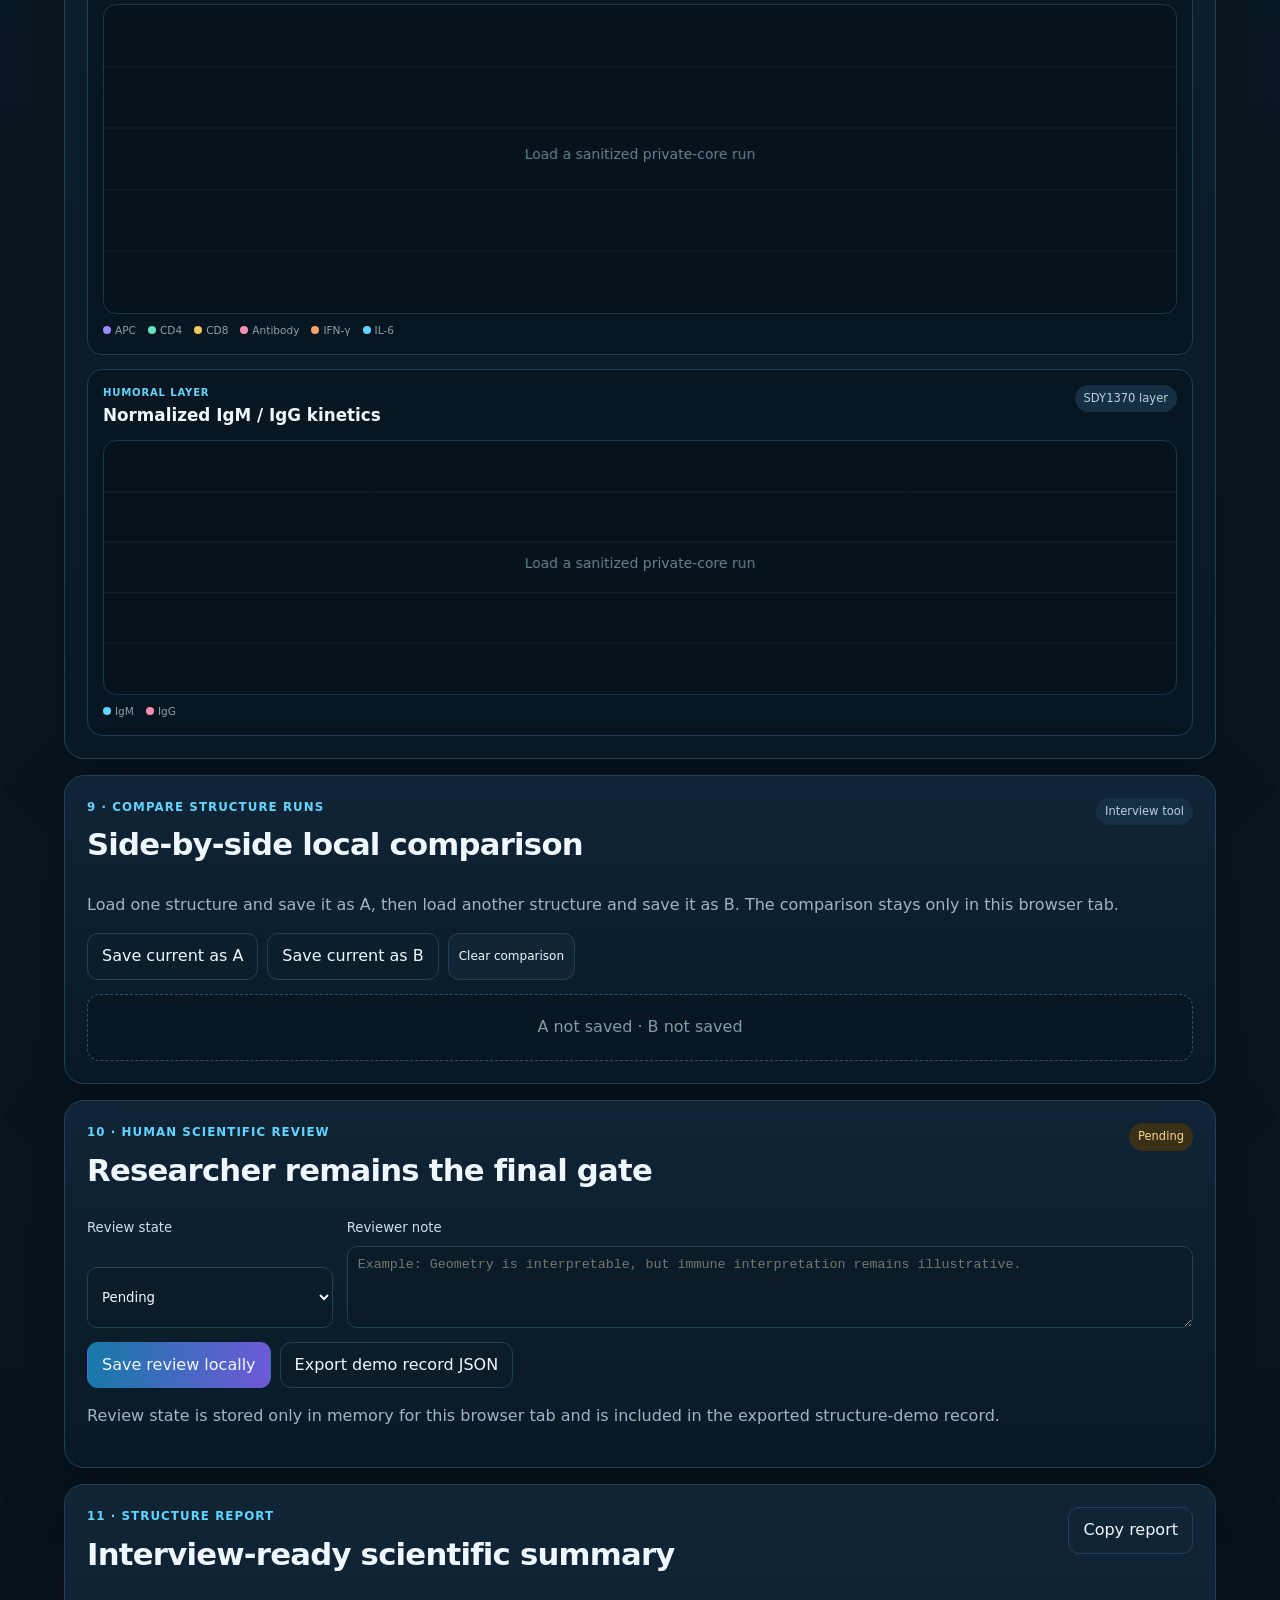
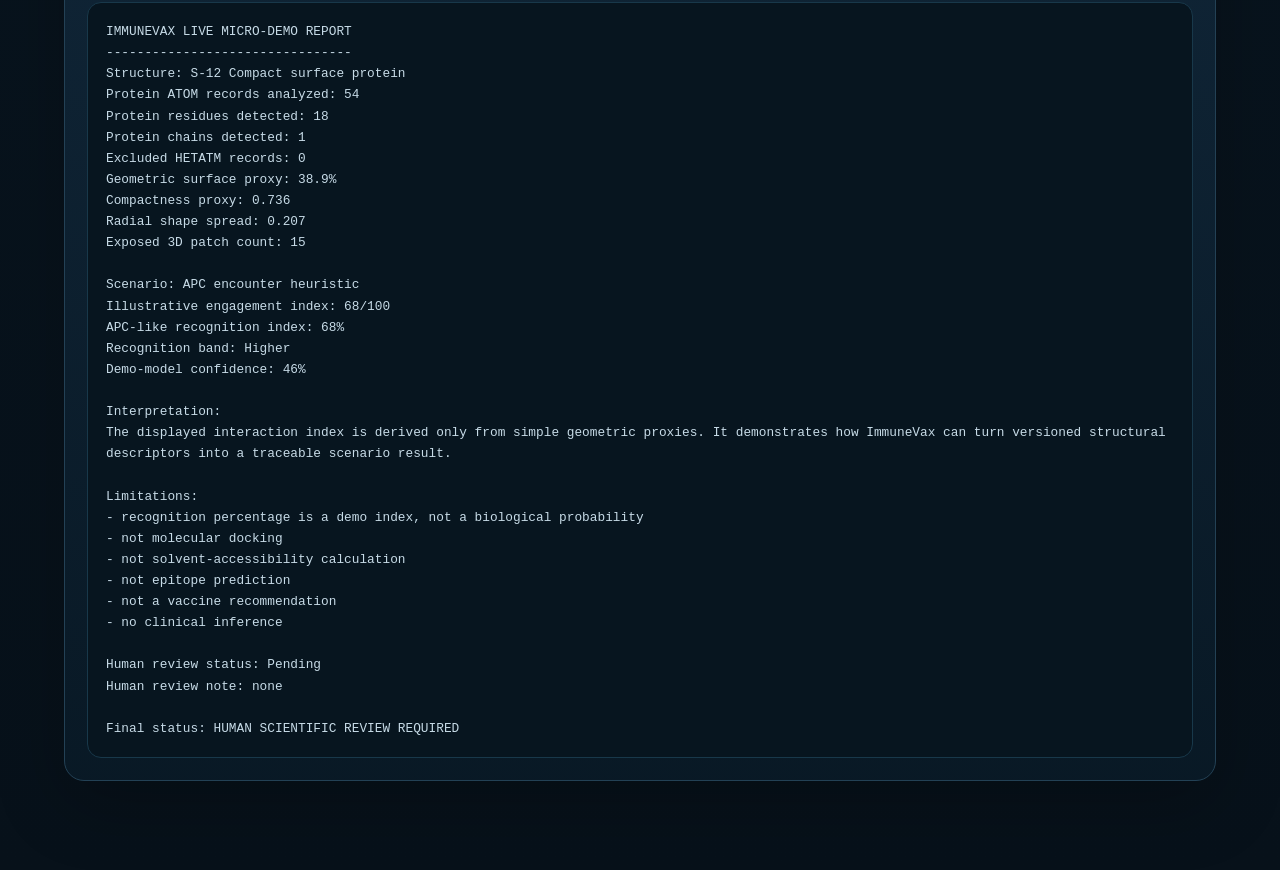
<file: live-demo.html>
<!doctype html>
<html lang="en">
<head>
  <meta charset="utf-8">
  <meta name="viewport" content="width=device-width, initial-scale=1">
  <meta name="description" content="ImmuneVax integrated scientific demo: local protein-structure analysis plus sanitized human calibration and cross-study validation results.">
  <title>ImmuneVax — Integrated Scientific Demo</title>
  <link rel="stylesheet" href="./live-demo.css">
  <link rel="stylesheet" href="./unified-calibration.css">
</head>
<body>
  <nav class="topbar">
    <a class="brand" href="./index.html"><span class="mark">IV</span><span>ImmuneVax</span></a>
    <div class="nav-actions">
      <span class="mode">Integrated local demo</span>
      <a class="button ghost" href="#human-calibration">Human validation</a>
      <a class="button ghost" href="./research-dashboard.html">Research dashboard</a>
      <a class="button ghost" href="./index.html">Back to overview</a>
    </div>
  </nav>

  <main>
    <section class="hero">
      <div>
        <p class="eyebrow">Integrated ImmuneVax scientific demo</p>
        <h1>From structure inspection to population-level immune-model validation.</h1>
        <p class="lede">This is one project with two connected scientific layers. The first performs real local calculations on an uploaded PDB and shows a deliberately simple APC-facing educational heuristic. The second loads a privacy-safe export from the private mechanistic core and shows human-data calibration, participant holdout, and external cross-study validation without exposing private parameters or raw records.</p>
      </div>
      <div class="safety-card">
        <strong>Computed locally on this page</strong>
        <span>PDB parsing & 3D coordinates</span>
        <span>Geometric surface proxies</span>
        <span>Sanitized-result visualization</span>
        <strong>Research-model evidence</strong>
        <span>Population calibration / holdout metrics</span>
        <span>External-study validation summaries</span>
        <strong>Not claimed</strong>
        <span>Clinical prediction or vaccine-success probability</span>
      </div>
    </section>

    <section class="lab-grid">
      <div class="panel input-panel">
        <div class="panel-head">
          <div>
            <p class="eyebrow">1 · Input</p>
            <h2>Choose a structure</h2>
          </div>
          <span id="inputStatus" class="status">Synthetic example loaded</span>
        </div>

        <div class="source-tabs">
          <button class="tab active" data-source="synthetic" type="button">Synthetic surface protein</button>
          <button class="tab" data-source="upload" type="button">Upload local PDB</button>
        </div>

        <div id="syntheticSource" class="source-pane">
          <label for="syntheticSelect">Example</label>
          <select id="syntheticSelect">
            <option value="compact">S-12 Compact surface protein</option>
            <option value="open">S-18 Open surface protein</option>
            <option value="irregular">S-21 Irregular surface protein</option>
          </select>
          <p class="note">These structures are synthetic coordinate sets created only for presentation.</p>
        </div>

        <div id="uploadSource" class="source-pane" hidden>
          <label class="upload-box" for="pdbFile">
            <input id="pdbFile" type="file" accept=".pdb,.ent,text/plain">
            <strong>Choose a local PDB file</strong>
            <span>The browser reads coordinates locally. Nothing is uploaded.</span>
          </label>
          <p id="uploadMessage" class="note">Protein ATOM records are analyzed locally. Solvent/ligand HETATM records are excluded from the protein analysis. No network request is made.</p>
        </div>

        <div class="controls">
          <label>Immune scenario
            <select id="scenarioSelect">
              <option value="apc">Antigen-presenting cell (APC) encounter</option>
              <option value="review">Scientific review only</option>
            </select>
          </label>
          <button id="runAnalysis" class="button primary" type="button">Run live analysis</button>
        </div>
      </div>

      <div class="panel viewer-panel">
        <div class="panel-head">
          <div>
            <p class="eyebrow">2 · Structure</p>
            <h2>3D coordinate viewer</h2>
          </div>
          <div class="viewer-actions">
            <button id="toggleSurface" class="small-button active" type="button">Surface proxy on</button>
            <button id="resetView" class="small-button" type="button">Reset view</button>
          </div>
        </div>
        <canvas id="proteinCanvas" width="900" height="560" aria-label="Interactive protein coordinate viewer"></canvas>
        <div class="viewer-help">Drag to rotate · scroll to zoom · highlighted points = geometric surface proxy</div>
      </div>
    </section>

    <section class="panel metrics-panel">
      <div class="panel-head">
        <div>
          <p class="eyebrow">3 · Live analysis</p>
          <h2>Calculated structural descriptors</h2>
        </div>
        <span class="status safe">Deterministic local calculation</span>
      </div>
      <div id="metricGrid" class="metric-grid"></div>
      <div class="method-note">
        <strong>Method:</strong> surface exposure is approximated from radial distance to the coordinate centroid; patch count is based on clustering exposed points in 3D space. These are intentionally simple geometric proxies, not solvent-accessibility or docking calculations.
      </div>
    </section>

    <section class="interaction-grid">
      <div class="panel">
        <div class="panel-head">
          <div>
            <p class="eyebrow">4 · Interaction scenario</p>
            <h2>APC encounter heuristic</h2>
          </div>
          <span class="status warning">Educational model</span>
        </div>
        <div class="interaction-stage">
          <div class="cell apc-cell">
            <div class="cell-core">APC</div>
            <span>antigen-presenting cell</span>
          </div>
          <div class="interaction-arrow">
            <span id="interactionSignal">structure features</span>
            <div class="pulse-line"></div>
          </div>
          <div class="cell protein-cell">
            <div class="mini-protein" id="miniProtein"></div>
            <span id="proteinLabel">synthetic protein</span>
          </div>
        </div>

        <div class="score-box">
          <div>
            <span class="score-label">Illustrative engagement index</span>
            <strong id="engagementScore">—</strong>
          </div>
          <div class="confidence">
            <span>Interpretation confidence</span>
            <div class="confidence-bar"><i id="confidenceBar"></i></div>
            <small id="confidenceText">waiting for analysis</small>
          </div>
        </div>

        <div id="interactionExplanation" class="explanation">
          Run the analysis to generate a transparent, rule-based explanation.
        </div>

        <div class="immune-summary-card">
          <div class="immune-summary-head">
            <div>
              <span class="score-label">Simplified APC interpretation</span>
              <h3>Immune recognition summary</h3>
            </div>
            <span id="immuneOutcomeBadge" class="immune-badge neutral">Awaiting analysis</span>
          </div>

          <div class="immune-summary-grid">
            <div class="immune-metric"><span>APC-like recognition index</span><strong id="immuneRecognitionValue">--%</strong></div>
            <div class="immune-metric"><span>Recognition band</span><strong id="immuneReadinessValue">--</strong></div>
            <div class="immune-metric"><span>Interpretation</span><strong id="immuneInterpretationValue">--</strong></div>
            <div class="immune-metric"><span>Demo-model confidence</span><strong id="immuneConfidenceValue">--%</strong></div>
          </div>

          <div class="immune-progress-block">
            <div class="immune-progress-label"><span>Recognition index</span><span id="immuneRecognitionProgressText">0%</span></div>
            <div class="immune-progress-track"><div id="immuneRecognitionProgressBar" class="immune-progress-bar"></div></div>
          </div>

          <p id="immuneSummaryText" class="immune-summary-text">Run analysis to generate a simplified recognition interpretation.</p>
          <p class="immune-boundary">This percentage is a demo index derived from geometric descriptors. It is not a probability of immune success, antigenicity, vaccine efficacy, or clinical protection.</p>
        </div>
      </div>

      <div class="panel">
        <div class="panel-head">
          <div>
            <p class="eyebrow">5 · Response timeline</p>
            <h2>Illustrative immune-system flow</h2>
          </div>
          <span class="status warning">Not a biological prediction</span>
        </div>
        <div id="timeline" class="timeline"></div>
        <p class="note">The sequence is a visualization of the software workflow: encounter → processing → presentation → recognition → review. It does not claim to reproduce human physiology.</p>
      </div>
    </section>

    <section class="research-grid">
      <div class="panel">
        <div class="panel-head">
          <div>
            <p class="eyebrow">6 · Evidence & provenance</p>
            <h2>Traceable scientific record</h2>
          </div>
          <span class="status safe">Local audit trail</span>
        </div>
        <div id="provenanceGrid" class="provenance-grid"></div>
        <div class="method-note">Every demo result is tied to its structure name, parser mode, analysis version, source type, scenario, and review state. This mirrors the provenance layer in the private research core.</div>
      </div>

      <div class="panel">
        <div class="panel-head">
          <div>
            <p class="eyebrow">7 · Integration readiness</p>
            <h2>Where scientific adapters fit</h2>
          </div>
          <span class="status">Modular boundary</span>
        </div>
        <div class="integration-list">
          <div><strong>IEDB / ImmPort</strong><span>evidence sources</span><em>adapter</em></div>
          <div><strong>UniProt / PDB / NCBI</strong><span>sequence & structure metadata</span><em>adapter</em></div>
          <div><strong>AlphaFold / FoldX</strong><span>structural prediction & stability</span><em>adapter</em></div>
          <div><strong>PhysiCell</strong><span>future spatial cell simulation</span><em>next layer</em></div>
        </div>
        <p class="note">The browser demo itself makes no external request. Real-data calibration and validation are run in the private core and transferred here only through a sanitized allowlisted JSON export.</p>
      </div>
    </section>

    <section id="human-calibration" class="panel">
      <div class="panel-head">
        <div>
          <p class="eyebrow">8 · Human-data calibration & external validation</p>
          <h2>Private mechanistic core, public-safe evidence viewer</h2>
        </div>
        <span id="statusBadge" class="status">Waiting for sanitized result</span>
      </div>

      <div class="calibration-intro">
        <div>
          <p class="note">This is not a second ImmuneVax product. It is the downstream validation layer of the same workflow. The structural micro-demo above illustrates the input/geometry side; this section visualizes aggregate outputs from the private mechanistic APC/T/B/cytokine model after human-data calibration and independent-study validation.</p>
          <div class="calibration-flow" aria-label="ImmuneVax integrated workflow">
            <span>Structure / evidence</span>
            <span>Local descriptors</span>
            <span>Mechanistic model</span>
            <span>Human calibration</span>
            <span>Participant holdout</span>
            <span>External studies</span>
            <span>Human review</span>
          </div>
        </div>
        <div class="calibration-privacy">
          <strong>Sanitized public boundary</strong>
          <span>✓ aggregate fit & validation metrics</span>
          <span>✓ normalized response trajectories</span>
          <span>✓ source categories and scientific limitations</span>
          <span>✕ fitted private parameter values</span>
          <span>✕ private record IDs / raw database payloads</span>
          <span>✕ credentials / private source code</span>
        </div>
      </div>

      <label class="calibration-upload-box" for="runFile">
        <input id="runFile" type="file" accept=".json,application/json">
        <strong>Load sanitized ImmuneVax private-core JSON</strong>
        <span>Read locally in this browser. Nothing is uploaded and no network request is made.</span>
      </label>
      <div id="runSummary" class="calibration-summary">Generate an allowlisted <code>immunevax-public-run-1.0</code> export in the private core, then load it here.</div>

      <div class="calibration-grid">
        <div class="calibration-subpanel">
          <div class="calibration-subhead"><div><p>Calibration quality</p><h3>Train / participant holdout</h3></div><span class="status safe">Aggregate only</span></div>
          <div id="calibrationMetrics" class="calibration-metric-grid"><div class="calibration-empty">No calibrated run loaded.</div></div>
          <p class="calibration-note">These are error metrics against selected public cohorts. Lower RMSE means closer agreement on the modeled scale; it is not a clinical-accuracy percentage.</p>
        </div>

        <div class="calibration-subpanel">
          <div class="calibration-subhead"><div><p>Biological layers</p><h3>Layer-specific train / holdout error</h3></div><span class="status">Population level</span></div>
          <div id="layerMetrics" class="calibration-layer-list"><div class="calibration-empty">No layer metrics loaded.</div></div>
        </div>
      </div>

      <div class="calibration-grid">
        <div class="calibration-subpanel">
          <div class="calibration-subhead"><div><p>Independent studies</p><h3>Cross-study T-cell / cytokine validation</h3></div><span class="status warning">No refitting</span></div>
          <div id="crossStudyMetrics" class="calibration-metric-grid"><div class="calibration-empty">Load a Phase-7 sanitized result to see external validation.</div></div>
          <div id="crossStudyStudies" class="cross-study-list" style="margin-top:9px"><div class="calibration-empty">No external study metrics loaded.</div></div>
          <div class="validation-callout"><strong>External validation rule</strong><span id="crossStudyBoundary">The external studies are scored only after model fitting; they do not tune parameters and are not a vaccine-success probability.</span></div>
        </div>

        <div class="calibration-subpanel">
          <div class="calibration-subhead"><div><p>Scientific boundary</p><h3>What the private-core result means</h3></div><span class="status warning">Non-clinical</span></div>
          <div id="scientificStatus" class="calibration-boundary">Load a sanitized run to inspect its scientific status and limitations.</div>
          <div id="limitations" class="calibration-limitations"></div>
        </div>
      </div>

      <div class="calibration-subpanel" style="margin-top:14px">
        <div class="calibration-subhead"><div><p>Mechanistic trajectory</p><h3>Normalized APC / T-cell / antibody / cytokine response</h3></div><span class="status">Public-safe trajectory</span></div>
        <canvas id="trajectoryCanvas" class="calibration-chart" width="1200" height="430" aria-label="Normalized private-core immune response trajectories"></canvas>
        <div class="calibration-legend">
          <span><i class="cal-c1"></i>APC</span><span><i class="cal-c2"></i>CD4</span><span><i class="cal-c3"></i>CD8</span><span><i class="cal-c4"></i>Antibody</span><span><i class="cal-c5"></i>IFN-γ</span><span><i class="cal-c6"></i>IL-6</span>
        </div>
      </div>

      <div class="calibration-subpanel" style="margin-top:14px">
        <div class="calibration-subhead"><div><p>Humoral layer</p><h3>Normalized IgM / IgG kinetics</h3></div><span class="status">SDY1370 layer</span></div>
        <canvas id="humoralCanvas" class="calibration-chart small" width="900" height="330" aria-label="Normalized IgM and IgG kinetics"></canvas>
        <div class="calibration-legend"><span><i class="cal-h1"></i>IgM</span><span><i class="cal-h2"></i>IgG</span></div>
      </div>
    </section>

    <section class="panel compare-panel">
      <div class="panel-head">
        <div>
          <p class="eyebrow">9 · Compare structure runs</p>
          <h2>Side-by-side local comparison</h2>
        </div>
        <span class="status">Interview tool</span>
      </div>
      <p class="note">Load one structure and save it as A, then load another structure and save it as B. The comparison stays only in this browser tab.</p>
      <div class="compare-actions">
        <button id="saveSnapshotA" class="button ghost" type="button">Save current as A</button>
        <button id="saveSnapshotB" class="button ghost" type="button">Save current as B</button>
        <button id="clearSnapshots" class="small-button" type="button">Clear comparison</button>
      </div>
      <div id="comparisonArea" class="comparison-area"><div class="comparison-empty">Save two analyses to compare them.</div></div>
    </section>

    <section class="panel review-panel">
      <div class="panel-head">
        <div>
          <p class="eyebrow">10 · Human scientific review</p>
          <h2>Researcher remains the final gate</h2>
        </div>
        <span id="reviewBadge" class="status warning">Pending</span>
      </div>
      <div class="review-grid">
        <label>Review state
          <select id="reviewStatus">
            <option value="Pending">Pending</option>
            <option value="Reviewed">Reviewed</option>
            <option value="Needs revision">Needs revision</option>
          </select>
        </label>
        <label>Reviewer note
          <textarea id="reviewNotes" rows="4" placeholder="Example: Geometry is interpretable, but immune interpretation remains illustrative."></textarea>
        </label>
      </div>
      <div class="review-actions">
        <button id="saveReview" class="button primary" type="button">Save review locally</button>
        <button id="exportRecord" class="button ghost" type="button">Export demo record JSON</button>
      </div>
      <p class="note">Review state is stored only in memory for this browser tab and is included in the exported structure-demo record.</p>
    </section>

    <section class="panel report-panel">
      <div class="panel-head">
        <div>
          <p class="eyebrow">11 · Structure report</p>
          <h2>Interview-ready scientific summary</h2>
        </div>
        <button id="copyReport" class="button ghost" type="button">Copy report</button>
      </div>
      <pre id="reportOutput">Run the analysis to generate a report.</pre>
    </section>
  </main>

  <div id="toast" class="toast" role="status" aria-live="polite"></div>
  <script src="./live-demo.js"></script>
  <script src="./calibration-demo.js"></script>
</body>
</html>
</file>
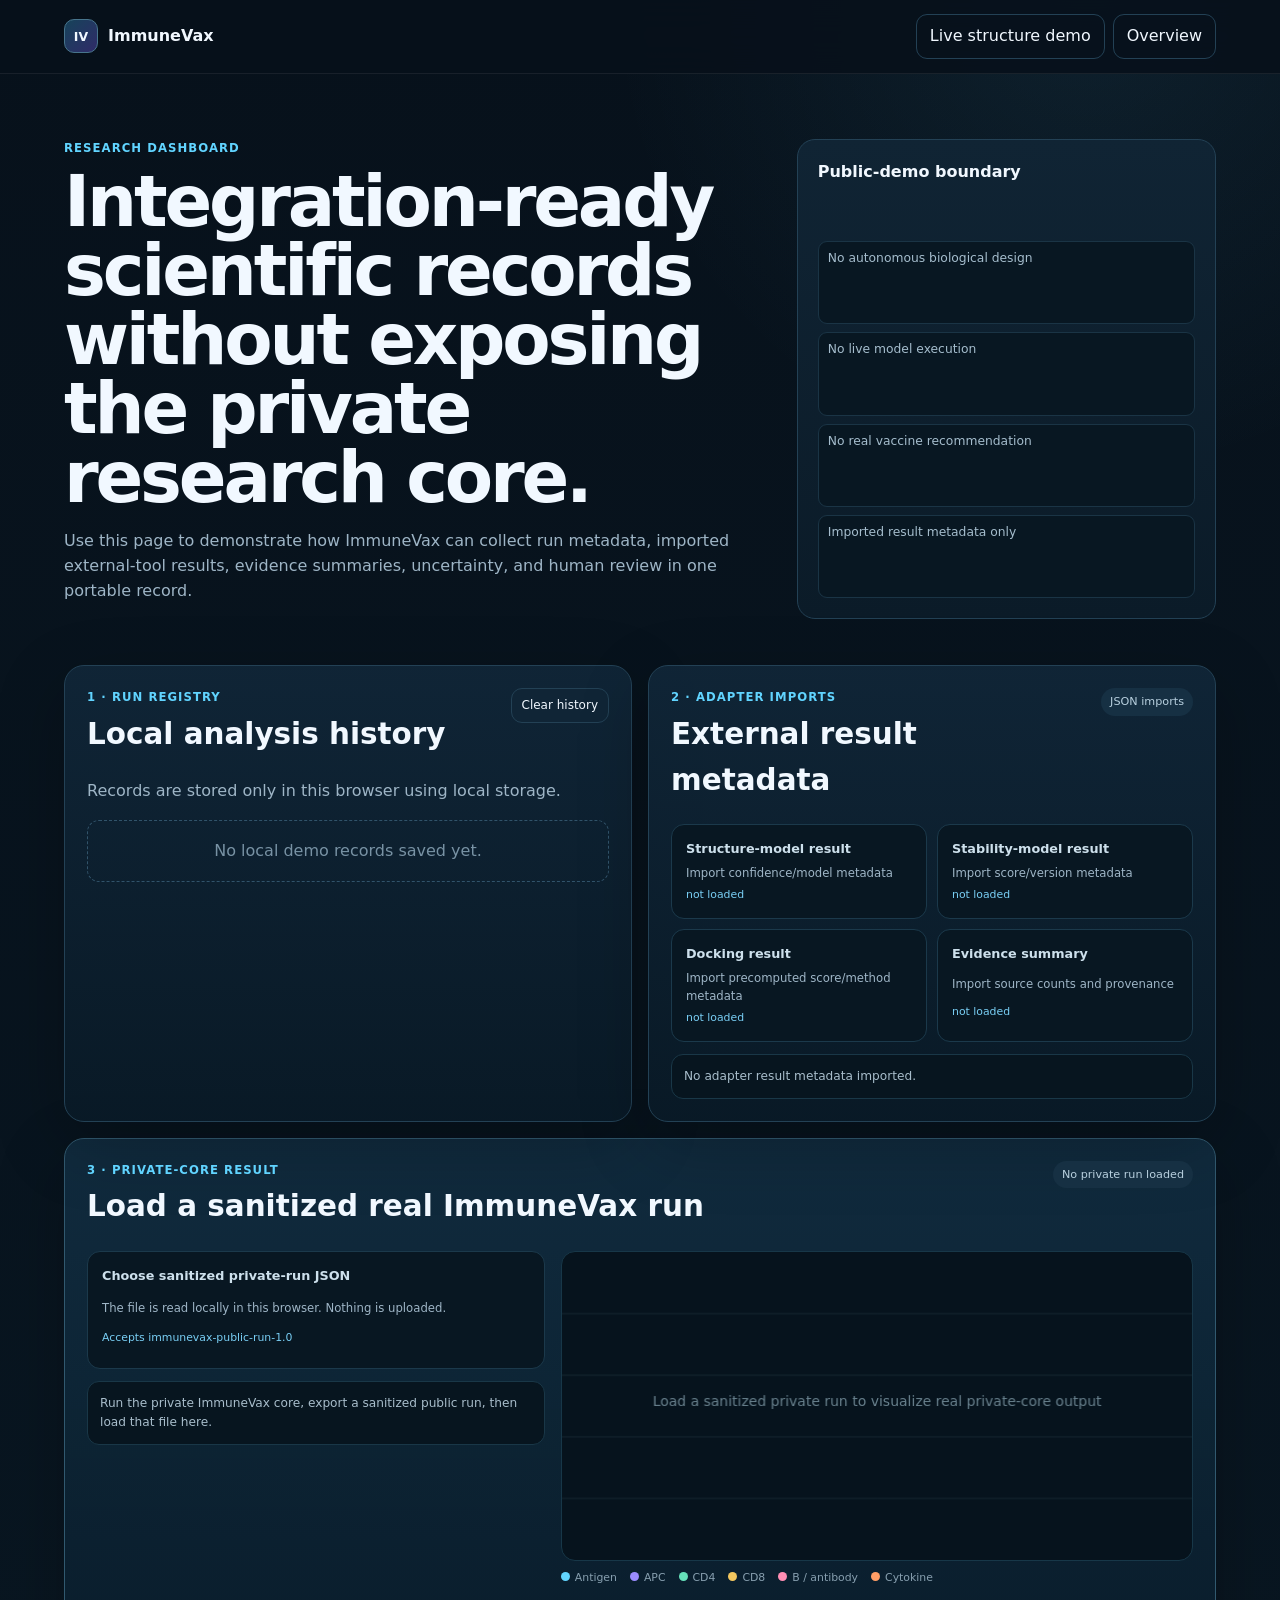
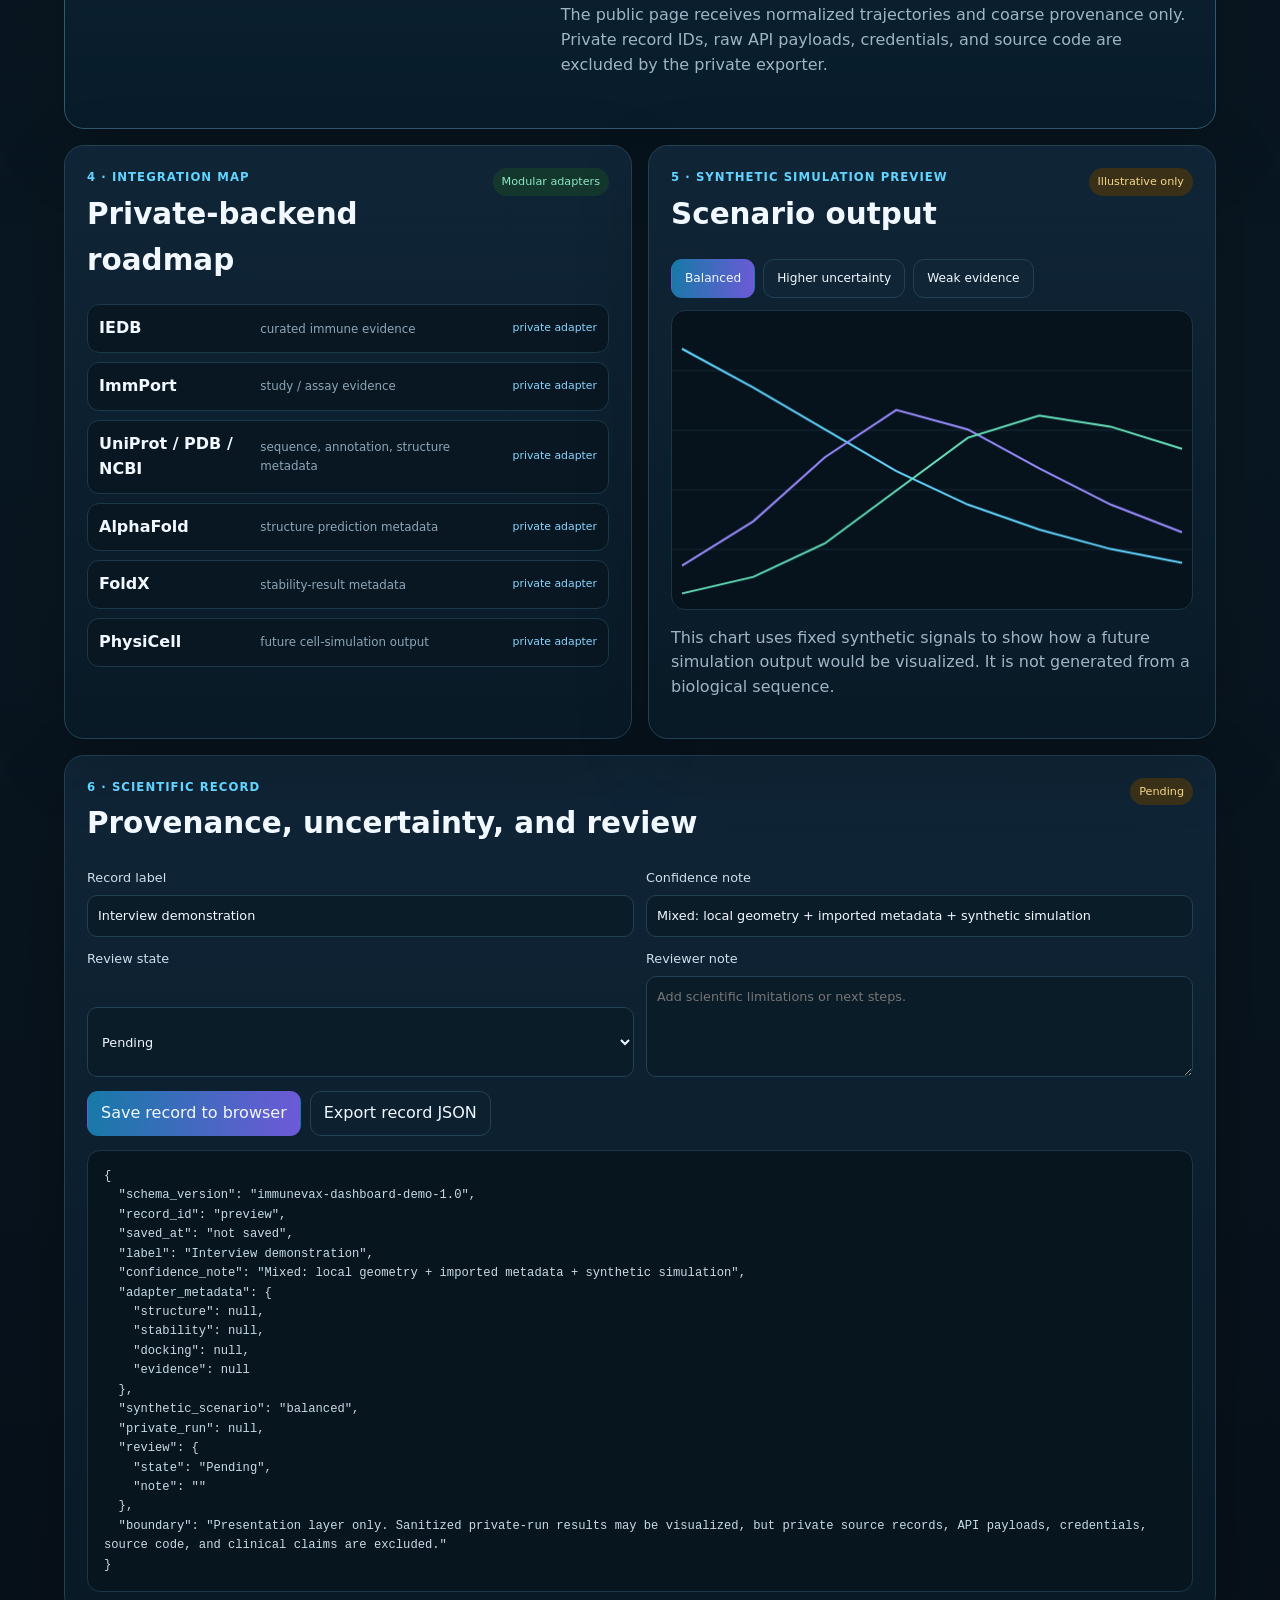
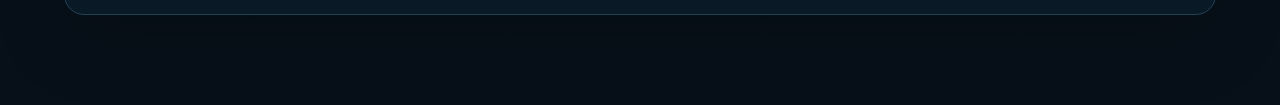
<file: research-dashboard.html>
<!doctype html>
<html lang="en">
<head>
  <meta charset="utf-8">
  <meta name="viewport" content="width=device-width,initial-scale=1">
  <meta name="description" content="ImmuneVax integration and research-run dashboard demo.">
  <title>ImmuneVax — Research Dashboard</title>
  <link rel="stylesheet" href="./research-dashboard.css">
</head>
<body>
  <nav class="topbar">
    <a class="brand" href="./index.html"><span class="mark">IV</span><span>ImmuneVax</span></a>
    <div class="nav-actions">
      <a class="button ghost" href="./live-demo.html">Live structure demo</a>
      <a class="button ghost" href="./index.html">Overview</a>
    </div>
  </nav>

  <main>
    <section class="hero">
      <div>
        <p class="eyebrow">Research dashboard</p>
        <h1>Integration-ready scientific records without exposing the private research core.</h1>
        <p class="lede">Use this page to demonstrate how ImmuneVax can collect run metadata, imported external-tool results, evidence summaries, uncertainty, and human review in one portable record.</p>
      </div>
      <div class="boundary">
        <strong>Public-demo boundary</strong>
        <span>No autonomous biological design</span>
        <span>No live model execution</span>
        <span>No real vaccine recommendation</span>
        <span>Imported result metadata only</span>
      </div>
    </section>

    <section class="grid two">
      <div class="panel">
        <div class="panel-head">
          <div><p class="eyebrow">1 · Run registry</p><h2>Local analysis history</h2></div>
          <button id="clearHistory" class="small-button" type="button">Clear history</button>
        </div>
        <p class="note">Records are stored only in this browser using local storage.</p>
        <div id="historyList" class="history-list"></div>
      </div>

      <div class="panel">
        <div class="panel-head">
          <div><p class="eyebrow">2 · Adapter imports</p><h2>External result metadata</h2></div>
          <span class="status">JSON imports</span>
        </div>
        <div class="adapter-grid">
          <label class="adapter-card" for="structureResult">
            <input id="structureResult" type="file" accept=".json,application/json">
            <strong>Structure-model result</strong>
            <span>Import confidence/model metadata</span>
            <em id="structureStatus">not loaded</em>
          </label>
          <label class="adapter-card" for="stabilityResult">
            <input id="stabilityResult" type="file" accept=".json,application/json">
            <strong>Stability-model result</strong>
            <span>Import score/version metadata</span>
            <em id="stabilityStatus">not loaded</em>
          </label>
          <label class="adapter-card" for="dockingResult">
            <input id="dockingResult" type="file" accept=".json,application/json">
            <strong>Docking result</strong>
            <span>Import precomputed score/method metadata</span>
            <em id="dockingStatus">not loaded</em>
          </label>
          <label class="adapter-card" for="evidenceResult">
            <input id="evidenceResult" type="file" accept=".json,application/json">
            <strong>Evidence summary</strong>
            <span>Import source counts and provenance</span>
            <em id="evidenceStatus">not loaded</em>
          </label>
        </div>
        <div id="adapterSummary" class="summary-box">No adapter result metadata imported.</div>
      </div>
    </section>

    <section class="panel private-run-panel">
      <div class="panel-head">
        <div>
          <p class="eyebrow">3 · Private-core result</p>
          <h2>Load a sanitized real ImmuneVax run</h2>
        </div>
        <span id="privateRunBadge" class="status">No private run loaded</span>
      </div>
      <div class="private-run-layout">
        <div>
          <label class="adapter-card private-run-upload" for="privateRunFile">
            <input id="privateRunFile" type="file" accept=".json,application/json">
            <strong>Choose sanitized private-run JSON</strong>
            <span>The file is read locally in this browser. Nothing is uploaded.</span>
            <em>Accepts immunevax-public-run-1.0</em>
          </label>
          <div id="privateRunSummary" class="summary-box">Run the private ImmuneVax core, export a sanitized public run, then load that file here.</div>
          <div id="privateRunMetrics" class="private-run-metrics"></div>
        </div>
        <div>
          <canvas id="privateRunCanvas" width="900" height="340" aria-label="Sanitized private ImmuneVax simulation output"></canvas>
          <div class="private-run-legend">
            <span><i class="p-antigen"></i>Antigen</span>
            <span><i class="p-apc"></i>APC</span>
            <span><i class="p-cd4"></i>CD4</span>
            <span><i class="p-cd8"></i>CD8</span>
            <span><i class="p-b"></i>B / antibody</span>
            <span><i class="p-cyt"></i>Cytokine</span>
          </div>
          <p class="note">The public page receives normalized trajectories and coarse provenance only. Private record IDs, raw API payloads, credentials, and source code are excluded by the private exporter.</p>
        </div>
      </div>
      <div id="privateRunLimitations" class="private-run-limitations"></div>
    </section>

    <section class="grid two">
      <div class="panel">
        <div class="panel-head">
          <div><p class="eyebrow">4 · Integration map</p><h2>Private-backend roadmap</h2></div>
          <span class="status safe">Modular adapters</span>
        </div>
        <div class="integration-list">
          <div><strong>IEDB</strong><span>curated immune evidence</span><em>private adapter</em></div>
          <div><strong>ImmPort</strong><span>study / assay evidence</span><em>private adapter</em></div>
          <div><strong>UniProt / PDB / NCBI</strong><span>sequence, annotation, structure metadata</span><em>private adapter</em></div>
          <div><strong>AlphaFold</strong><span>structure prediction metadata</span><em>private adapter</em></div>
          <div><strong>FoldX</strong><span>stability-result metadata</span><em>private adapter</em></div>
          <div><strong>PhysiCell</strong><span>future cell-simulation output</span><em>private adapter</em></div>
        </div>
      </div>

      <div class="panel">
        <div class="panel-head">
          <div><p class="eyebrow">5 · Synthetic simulation preview</p><h2>Scenario output</h2></div>
          <span class="status warning">Illustrative only</span>
        </div>
        <div class="scenario-buttons">
          <button class="tab active" data-scenario="balanced" type="button">Balanced</button>
          <button class="tab" data-scenario="uncertain" type="button">Higher uncertainty</button>
          <button class="tab" data-scenario="weak" type="button">Weak evidence</button>
        </div>
        <canvas id="scenarioCanvas" width="900" height="330" aria-label="Synthetic scenario chart"></canvas>
        <p class="note">This chart uses fixed synthetic signals to show how a future simulation output would be visualized. It is not generated from a biological sequence.</p>
      </div>
    </section>

    <section class="panel">
      <div class="panel-head">
        <div><p class="eyebrow">6 · Scientific record</p><h2>Provenance, uncertainty, and review</h2></div>
        <span id="reviewBadge" class="status warning">Pending</span>
      </div>
      <div class="record-grid">
        <label>Record label<input id="recordLabel" value="Interview demonstration"></label>
        <label>Confidence note<input id="confidenceNote" value="Mixed: local geometry + imported metadata + synthetic simulation"></label>
        <label>Review state
          <select id="reviewState">
            <option>Pending</option>
            <option>Reviewed</option>
            <option>Needs revision</option>
          </select>
        </label>
        <label>Reviewer note<textarea id="reviewNote" rows="4" placeholder="Add scientific limitations or next steps."></textarea></label>
      </div>
      <div class="actions">
        <button id="saveRecord" class="button primary" type="button">Save record to browser</button>
        <button id="exportRecord" class="button ghost" type="button">Export record JSON</button>
      </div>
      <pre id="recordPreview"></pre>
    </section>
  </main>

  <div id="toast" class="toast" role="status" aria-live="polite"></div>
  <script src="./research-dashboard.js"></script>
</body>
</html>
</file>
<file: styles.css>
:root{
  --bg:#07111b;
  --bg2:#0b1724;
  --panel:#0f2030;
  --panel2:#12283b;
  --line:#244055;
  --line-soft:#183244;
  --text:#eff8ff;
  --muted:#9bb1c2;
  --accent:#62d5ff;
  --accent2:#9b8cff;
  --mint:#66e0ba;
  --warning:#f8ca63;
  --danger:#ff8c8c;
  --shadow:0 24px 80px rgba(0,0,0,.28);
}
*{box-sizing:border-box}
html{scroll-behavior:smooth}
body{margin:0;font-family:Inter,ui-sans-serif,system-ui,-apple-system,BlinkMacSystemFont,"Segoe UI",sans-serif;background:
radial-gradient(circle at 88% 5%,rgba(98,213,255,.10),transparent 32rem),
radial-gradient(circle at 10% 20%,rgba(155,140,255,.08),transparent 28rem),
linear-gradient(180deg,var(--bg),#091622 50%,#071019);color:var(--text);line-height:1.6}
button,a{font:inherit}
a{color:inherit}
button{border:0}
.skip-link{position:absolute;left:-999px;top:10px;background:#fff;color:#000;padding:8px 12px;z-index:100}
.skip-link:focus{left:10px}
.topbar{position:sticky;top:0;z-index:30;display:flex;align-items:center;justify-content:space-between;gap:24px;padding:14px 6vw;border-bottom:1px solid rgba(255,255,255,.07);background:rgba(7,17,27,.78);backdrop-filter:blur(20px)}
.brand{display:flex;align-items:center;gap:10px;text-decoration:none;font-weight:800}
.brand-mark{display:inline-grid;place-items:center;width:34px;height:34px;border:1px solid #46708a;border-radius:10px;background:linear-gradient(135deg,#12364a,#252759);font-size:.8rem}
.nav-links{display:flex;gap:22px;color:var(--muted);font-size:.92rem}
.nav-links a{text-decoration:none}
.nav-links a:hover{color:var(--text)}
.button,.chip,.scenario,.prompt-chip{border:1px solid var(--line);background:#102233;color:var(--text);padding:11px 16px;border-radius:12px;text-decoration:none;cursor:pointer;transition:.2s ease}
.button:hover,.chip:hover,.scenario:hover,.prompt-chip:hover{transform:translateY(-1px);border-color:#477089;background:#132a3e}
.button.primary,.chip.active,.scenario.active{background:linear-gradient(100deg,#177cab,#6d58d9);border-color:transparent}
.button.compact{padding:8px 12px;font-size:.88rem}
.hero{max-width:1380px;margin:auto;padding:92px 6vw 72px;display:grid;grid-template-columns:1.15fr .85fr;gap:56px;align-items:center;min-height:78vh}
.badge,.eyebrow,.workspace-label{letter-spacing:.08em;text-transform:uppercase;font-size:.75rem;color:var(--accent);font-weight:750}
h1{font-size:clamp(3.8rem,9vw,7.6rem);line-height:.9;margin:.18em 0 .22em;letter-spacing:-.06em;background:linear-gradient(100deg,#fff 10%,var(--accent) 48%,var(--accent2));-webkit-background-clip:text;color:transparent}
h2{font-size:clamp(2rem,4vw,3.35rem);line-height:1.05;letter-spacing:-.035em;margin:.12em 0}
h3{margin:.35em 0;line-height:1.2}
.hero-kicker{font-size:1.2rem;color:#b9cddd;max-width:780px}
.hero-actions{display:flex;gap:12px;margin-top:30px;flex-wrap:wrap}
.hero-meta{display:flex;gap:18px;flex-wrap:wrap;margin-top:28px;color:var(--muted);font-size:.86rem}
.dot{display:inline-block;width:8px;height:8px;border-radius:50%;margin-right:7px;background:#607789}
.dot.good{background:var(--mint);box-shadow:0 0 14px rgba(102,224,186,.65)}
.hero-visual{position:relative;height:460px;display:grid;place-items:center;isolation:isolate}
.hero-visual:before{content:"";position:absolute;width:260px;height:260px;border-radius:50%;background:radial-gradient(circle,rgba(98,213,255,.17),transparent 68%);filter:blur(8px)}
.orbit{position:absolute;border:1px solid rgba(98,213,255,.2);border-radius:50%}
.orbit-a{width:330px;height:330px}
.orbit-b{width:430px;height:430px;border-color:rgba(155,140,255,.16)}
.core-node{z-index:3;width:190px;height:190px;border-radius:50%;display:flex;flex-direction:column;align-items:center;justify-content:center;text-align:center;background:linear-gradient(145deg,#153b50,#292859);border:1px solid #4f7187;box-shadow:var(--shadow)}
.core-node span{font-size:.78rem;color:#bcd2e1;margin-top:4px}
.satellite{position:absolute;z-index:3;width:104px;height:72px;border:1px solid var(--line);border-radius:15px;background:rgba(15,32,48,.9);display:grid;place-items:center;text-align:center;font-size:.78rem;color:#c0d0dc;box-shadow:0 12px 30px rgba(0,0,0,.2)}
.s1{top:27px;left:38%}.s2{right:8px;top:43%}.s3{bottom:21px;left:41%}.s4{left:6px;top:45%}
main{max-width:1380px;margin:auto;padding:0 6vw 100px}
.section{margin:100px 0}
.glass{background:linear-gradient(180deg,rgba(18,40,59,.75),rgba(10,26,39,.8));border:1px solid var(--line-soft);box-shadow:var(--shadow);backdrop-filter:blur(10px)}
.notice{display:grid;grid-template-columns:48px 1fr;gap:16px;padding:18px 20px;border-radius:18px}
.notice p{margin:.2em 0;color:var(--muted)}
.notice-icon{width:38px;height:38px;border-radius:50%;display:grid;place-items:center;background:#4c3a16;color:#ffdf93;border:1px solid #7b632f;font-weight:800}
.section-head{display:flex;justify-content:space-between;align-items:end;gap:34px;margin-bottom:30px}
.section-head>p{max-width:590px;color:var(--muted)}
.stat-grid{display:grid;grid-template-columns:repeat(4,1fr);gap:14px}
.stat-card{padding:22px;border-radius:18px}
.stat-number{display:block;font-size:2.7rem;line-height:1;font-weight:850;letter-spacing:-.05em;color:#d9f7ff;margin-bottom:12px}
.stat-card p{color:var(--muted);font-size:.9rem;margin-bottom:0}
.workflow-line{display:grid;grid-template-columns:repeat(6,1fr);gap:10px}
.workflow-card{position:relative;padding:18px;border:1px solid var(--line-soft);background:linear-gradient(180deg,#0f2030,#0b1926);border-radius:17px;min-height:240px}
.workflow-card span{display:inline-grid;place-items:center;width:34px;height:34px;border-radius:10px;background:#163147;color:var(--accent);font-weight:800;font-size:.78rem}
.workflow-card p{color:var(--muted);font-size:.88rem}
.workflow-card small{display:block;color:#728da1;font-size:.74rem;margin-top:14px}
.workflow-card.active-stage{border-color:#3b718e;background:linear-gradient(180deg,#11283a,#101d35)}
.workspace-shell{border-radius:22px;overflow:hidden}
.workspace-toolbar{display:flex;justify-content:space-between;gap:22px;align-items:center;padding:20px 22px;border-bottom:1px solid var(--line-soft)}
.workspace-toolbar strong{display:block}
.controls{display:flex;gap:8px;flex-wrap:wrap}
.chip{padding:8px 12px;font-size:.82rem}
.candidate-layout{display:grid;grid-template-columns:1.35fr .65fr;min-height:530px}
.candidate-grid{display:grid;grid-template-columns:repeat(3,1fr);gap:12px;padding:18px}
.candidate{position:relative;background:linear-gradient(180deg,#102334,#0d1c2a);border:1px solid var(--line-soft);border-radius:18px;padding:18px;cursor:pointer;transition:.2s ease}
.candidate:hover,.candidate.selected{border-color:#4881a0;transform:translateY(-2px);background:linear-gradient(180deg,#132b3f,#101f31)}
.candidate .status{display:inline-block;font-size:.7rem;padding:4px 8px;border-radius:999px;background:#142b40;color:#a9c7d9}
.candidate h3{margin-top:12px}
.candidate p{color:var(--muted);font-size:.84rem}
.score{font-size:2.7rem;font-weight:850;line-height:1;margin:16px 0 5px;letter-spacing:-.05em}
.score small{font-size:.72rem;color:var(--muted);font-weight:500;letter-spacing:0}
.metric{display:flex;justify-content:space-between;gap:12px;border-top:1px solid var(--line-soft);padding:10px 0;color:var(--muted);font-size:.8rem}
.metric b{color:var(--text)}
.inspector{padding:24px;border-left:1px solid var(--line-soft);background:rgba(5,17,26,.35)}
.inspector-empty{height:100%;display:flex;flex-direction:column;justify-content:center;align-items:center;text-align:center;color:var(--muted)}
.inspector-icon{font-size:2rem;color:var(--accent)}
.inspector-section{margin:22px 0;padding-top:18px;border-top:1px solid var(--line-soft)}
.inspector-section h4{margin:0 0 10px}
.inspector-row{display:flex;justify-content:space-between;gap:18px;padding:7px 0;color:var(--muted);font-size:.84rem}
.inspector-row b{color:var(--text);text-align:right}
.provenance{display:grid;gap:8px}
.provenance div{padding:10px;border-radius:11px;background:#0c1a27;border:1px solid var(--line-soft);font-size:.78rem;color:var(--muted)}
.provenance b{color:#d8ebf7}
.simulation-grid{display:grid;grid-template-columns:1.4fr .6fr;gap:16px}
.panel{border-radius:20px;padding:22px}
.panel-head{display:flex;justify-content:space-between;gap:20px;align-items:start}
.scenario-switch{display:flex;gap:7px;flex-wrap:wrap;justify-content:flex-end}
.scenario{padding:7px 10px;font-size:.76rem}
.chart-wrap{display:grid;grid-template-columns:78px 1fr;gap:12px;margin-top:26px}
.y-labels{height:260px;display:flex;flex-direction:column;justify-content:space-between;color:#6f899c;font-size:.68rem;text-align:right}
.chart{position:relative;height:260px;border-left:1px solid #2d485a;border-bottom:1px solid #2d485a;background:repeating-linear-gradient(to top,transparent 0,transparent 51px,rgba(255,255,255,.04) 52px);overflow:hidden}
.chart-line{position:absolute;left:0;right:0;top:0;bottom:0}
.chart svg{width:100%;height:100%;overflow:visible}
.chart-legend{display:flex;gap:20px;flex-wrap:wrap;margin:18px 0 0 90px;color:var(--muted);font-size:.78rem}
.legend-dot{display:inline-block;width:9px;height:9px;border-radius:50%;margin-right:6px}
.l1{background:#62d5ff}.l2{background:#9b8cff}.l3{background:#66e0ba}
.check-list{padding-left:18px;color:var(--muted)}
.check-list li{margin:9px 0}
.guardrail{margin-top:22px;padding:14px;border-radius:13px;background:#332b16;border:1px solid #66592d}
.guardrail p{margin:.25em 0;color:#dfd0a4;font-size:.86rem}
.assistant-shell{border-radius:22px;display:grid;grid-template-columns:280px 1fr;overflow:hidden;min-height:430px}
.assistant-sidebar{padding:24px;border-right:1px solid var(--line-soft);background:rgba(7,17,27,.4);display:flex;gap:14px;align-items:flex-start}
.assistant-avatar{width:42px;height:42px;border-radius:13px;background:linear-gradient(135deg,#1b7ba3,#7058d3);display:grid;place-items:center;font-weight:900}
.assistant-sidebar p{font-size:.78rem;color:var(--muted);margin:.2em 0}
.assistant-main{padding:24px;display:flex;flex-direction:column}
.conversation{flex:1;display:flex;flex-direction:column;gap:12px}
.message{max-width:760px;padding:14px 16px;border-radius:15px;background:#0d1d2b;border:1px solid var(--line-soft)}
.message span{font-size:.7rem;text-transform:uppercase;letter-spacing:.08em;color:var(--accent);font-weight:700}
.message p{margin:.3em 0;color:#c4d6e3}
.user-message{align-self:flex-end;background:#172243}
.assistant-message{align-self:flex-start}
.system-message{opacity:.82}
.prompt-chips{display:flex;gap:8px;flex-wrap:wrap;margin-top:22px}
.prompt-chip{padding:8px 11px;font-size:.78rem}
.evidence-layout{display:grid;grid-template-columns:1fr 1fr;gap:16px}
.ledger{display:grid;gap:10px;margin-top:18px}
.ledger>div{display:grid;grid-template-columns:66px 78px 1fr auto;gap:10px;align-items:center;padding:12px;border-radius:12px;border:1px solid var(--line-soft);background:#0b1a27}
.ledger p,.ledger small{margin:0;color:var(--muted);font-size:.78rem}
.ledger-type{font-size:.64rem;padding:4px 6px;border-radius:7px;text-align:center}
.source{background:#12354a;color:#7bdcff}.model{background:#2e2753;color:#b6a8ff}.sim{background:#12372d;color:#7fe4bf}.review{background:#3b3017;color:#f1d37d}
.uncertainty-row{display:grid;grid-template-columns:1.1fr 1.4fr 45px;gap:12px;align-items:center;padding:11px 0;color:var(--muted);font-size:.84rem}
.bar{height:8px;border-radius:999px;background:#132736;overflow:hidden}
.bar i{display:block;height:100%;border-radius:inherit;background:linear-gradient(90deg,#2586ad,#7f65e5)}
.small{font-size:.8rem}.muted{color:var(--muted)}
.architecture-map{padding:28px;border-radius:22px}
.arch-layer{text-align:center;padding:18px;border:1px solid var(--line-soft);border-radius:16px;background:#0c1d2a}
.arch-title{font-weight:800;margin-bottom:12px}
.arch-items{display:flex;justify-content:center;gap:8px;flex-wrap:wrap}
.arch-items span{padding:7px 10px;border:1px solid #29465a;border-radius:10px;color:#b9cedc;font-size:.78rem;background:#102636}
.arch-connector{text-align:center;color:#6fa7c1;padding:9px;font-size:.76rem;text-transform:uppercase;letter-spacing:.1em}
.core-layer{background:linear-gradient(100deg,#123147,#25264f);border-color:#4d6c8b}
.arch-bottom{display:grid;grid-template-columns:repeat(4,1fr);gap:10px}
.arch-bottom>div{padding:15px;border:1px solid var(--line-soft);border-radius:13px;background:#0b1a27}
.arch-bottom small{display:block;color:var(--muted);margin-top:3px}
.timeline{display:grid;gap:9px}
.timeline>div{display:grid;grid-template-columns:180px 1fr 80px;gap:20px;padding:16px 18px;border-left:3px solid #29465a;background:#0b1a27;border-radius:0 12px 12px 0}
.timeline span{color:var(--muted)}
.timeline em{font-style:normal;text-align:right;color:#70899a;font-size:.8rem}
.timeline .done{border-left-color:#4a9a80}.timeline .done em{color:#7edbbd}
.timeline .current{border-left-color:#5c95b3;background:#102231}.timeline .current em{color:#79d5ff}
.interview-card{padding:30px;border-radius:22px;display:flex;align-items:end;justify-content:space-between;gap:30px}
.interview-card p{max-width:900px;color:var(--muted)}
footer{max-width:1380px;margin:auto;padding:32px 6vw 58px;border-top:1px solid var(--line-soft);display:flex;justify-content:space-between;gap:20px;color:var(--muted);font-size:.84rem}
footer div{display:flex;gap:10px}footer strong{color:var(--text)}
.tour-overlay{position:fixed;inset:0;z-index:100;background:rgba(2,8,12,.72);backdrop-filter:blur(8px);display:grid;place-items:center;padding:20px}
.tour-overlay[hidden]{display:none}
.tour-dialog{width:min(560px,96vw);border:1px solid #37647e;border-radius:20px;background:#0c1c29;padding:24px;box-shadow:0 30px 100px #000}
.tour-progress{display:flex;justify-content:space-between;color:var(--muted);font-size:.8rem}
.tour-progress button{background:transparent;color:#c8d9e4;font-size:1.5rem;cursor:pointer}
.tour-dialog p{color:var(--muted)}
.tour-actions{display:flex;justify-content:space-between;margin-top:20px}
.tour-highlight{outline:2px solid var(--accent);outline-offset:7px;border-radius:18px}
.toast{position:fixed;right:22px;bottom:22px;background:#0f2a22;border:1px solid #2e6d59;color:#d9fff1;padding:11px 14px;border-radius:12px;opacity:0;pointer-events:none;transform:translateY(10px);transition:.25s}
.toast.show{opacity:1;transform:translateY(0)}
@media(max-width:1120px){
  .workflow-line{grid-template-columns:repeat(3,1fr)}
  .stat-grid{grid-template-columns:repeat(2,1fr)}
  .candidate-layout{grid-template-columns:1fr}
  .inspector{border-left:0;border-top:1px solid var(--line-soft)}
  .arch-bottom{grid-template-columns:repeat(2,1fr)}
}
@media(max-width:850px){
  .topbar .nav-links{display:none}
  .hero{grid-template-columns:1fr;padding-top:60px}
  .hero-visual{height:390px}
  .section-head{display:block}
  .simulation-grid,.evidence-layout{grid-template-columns:1fr}
  .assistant-shell{grid-template-columns:1fr}
  .assistant-sidebar{border-right:0;border-bottom:1px solid var(--line-soft)}
  .candidate-grid{grid-template-columns:1fr}
  .workspace-toolbar,.panel-head{align-items:flex-start;flex-direction:column}
  .scenario-switch{justify-content:flex-start}
  .ledger>div{grid-template-columns:66px 70px 1fr}.ledger small{display:none}
}
@media(max-width:600px){
  .topbar{padding:12px 4vw}.topbar #tourButton{display:none}
  .hero{padding-left:5vw;padding-right:5vw}
  .hero-visual{transform:scale(.82);margin:-40px 0}
  main{padding-left:5vw;padding-right:5vw}
  .workflow-line,.stat-grid,.arch-bottom{grid-template-columns:1fr}
  .workflow-card{min-height:unset}
  .chart-wrap{grid-template-columns:1fr}.y-labels{display:none}.chart-legend{margin-left:0}
  .timeline>div{grid-template-columns:1fr;gap:4px}.timeline em{text-align:left}
  .interview-card{align-items:flex-start;flex-direction:column}
  footer{display:block;padding-left:5vw;padding-right:5vw}
  footer div{display:block;margin-bottom:8px}
}
</file>
<file: live-demo.css>
:root{
  --bg:#07111b;--panel:#0e2030;--panel2:#11283b;--line:#234155;--text:#f0f8ff;--muted:#9fb5c6;
  --accent:#61d4ff;--accent2:#9e8dff;--mint:#66e0b9;--warn:#f3c75f;--danger:#ff8e8e;
}
*{box-sizing:border-box}
html{scroll-behavior:smooth}
body{margin:0;font-family:Inter,ui-sans-serif,system-ui,-apple-system,"Segoe UI",sans-serif;background:
radial-gradient(circle at 85% 0,rgba(97,212,255,.09),transparent 30rem),
linear-gradient(180deg,#07111b,#091722 65%,#07111a);color:var(--text);line-height:1.55}
button,select,input{font:inherit}
a{color:inherit}
.topbar{position:sticky;top:0;z-index:30;display:flex;justify-content:space-between;align-items:center;padding:14px 5vw;border-bottom:1px solid rgba(255,255,255,.07);background:rgba(7,17,27,.86);backdrop-filter:blur(18px)}
.brand{display:flex;align-items:center;gap:10px;text-decoration:none;font-weight:800}
.mark{display:grid;place-items:center;width:34px;height:34px;border-radius:10px;background:linear-gradient(135deg,#16435a,#302b69);border:1px solid #47748c;font-size:.78rem}
.nav-actions{display:flex;align-items:center;gap:12px}
.mode{font-size:.78rem;color:var(--mint)}
.button,.small-button,.tab{border:1px solid var(--line);border-radius:11px;background:#102536;color:var(--text);padding:10px 14px;cursor:pointer;text-decoration:none}
.button.primary,.tab.active,.small-button.active{background:linear-gradient(100deg,#167aa7,#6e59d8);border-color:transparent}
.button.ghost{background:transparent}
main{max-width:1440px;margin:auto;padding:0 5vw 90px}
.hero{display:grid;grid-template-columns:1.35fr .65fr;gap:40px;padding:72px 0 44px;align-items:start}
.eyebrow{margin:0;text-transform:uppercase;letter-spacing:.09em;color:var(--accent);font-size:.74rem;font-weight:800}
h1{font-size:clamp(2.6rem,6vw,5rem);line-height:.98;letter-spacing:-.045em;margin:.18em 0}
h2{margin:.18em 0;font-size:clamp(1.45rem,2.4vw,2.2rem);letter-spacing:-.025em}
.lede,.note{color:var(--muted)}
.safety-card{display:grid;grid-template-columns:1fr 1fr;gap:8px;padding:20px;border:1px solid var(--line);border-radius:18px;background:linear-gradient(180deg,#102434,#0b1b28)}
.safety-card strong{grid-column:1/-1;color:#dff5ff;margin-top:4px}
.safety-card span{font-size:.78rem;color:var(--muted);padding:7px 9px;background:#0a1925;border:1px solid #1c3546;border-radius:9px}
.lab-grid{display:grid;grid-template-columns:.72fr 1.28fr;gap:16px}
.panel{border:1px solid var(--line);background:linear-gradient(180deg,rgba(17,40,59,.83),rgba(9,26,39,.88));border-radius:20px;padding:22px;box-shadow:0 22px 70px rgba(0,0,0,.24)}
.panel-head{display:flex;justify-content:space-between;gap:20px;align-items:flex-start;margin-bottom:18px}
.status{display:inline-block;padding:5px 9px;border-radius:999px;background:#163043;color:#b8d0df;font-size:.72rem;white-space:nowrap}
.status.safe{background:#14372d;color:#8ce7c4}.status.warning{background:#3a3018;color:#f4d786}
.source-tabs{display:flex;gap:8px;margin-bottom:18px}.tab{font-size:.8rem}
.source-pane label,.controls label{display:grid;gap:7px;color:#cce0ed;font-size:.83rem}
select{width:100%;border:1px solid var(--line);background:#0b1c29;color:var(--text);border-radius:10px;padding:10px}
.upload-box{border:1px dashed #42677d;border-radius:14px;padding:22px;text-align:center;cursor:pointer;background:#0b1a27}
.upload-box input{display:none}.upload-box span{font-size:.76rem;color:var(--muted)}
.controls{display:grid;gap:14px;margin-top:22px}
.viewer-actions{display:flex;gap:8px;flex-wrap:wrap}.small-button{padding:7px 10px;font-size:.75rem}
#proteinCanvas{display:block;width:100%;height:500px;border:1px solid #18384b;border-radius:15px;background:
radial-gradient(circle at 50% 45%,rgba(98,213,255,.07),transparent 22rem),#06131d;cursor:grab}
#proteinCanvas:active{cursor:grabbing}
.viewer-help{text-align:center;color:#6f8c9f;font-size:.73rem;margin-top:8px}
.metrics-panel{margin-top:16px}
.metric-grid{display:grid;grid-template-columns:repeat(6,1fr);gap:10px}
.metric-card{padding:16px;border:1px solid #1d3a4d;border-radius:14px;background:#0a1a27}
.metric-card span{font-size:.7rem;color:var(--muted);display:block}
.metric-card strong{font-size:1.55rem;letter-spacing:-.035em;display:block;margin-top:4px}
.metric-card small{color:#6f8c9f;font-size:.68rem}
.method-note{margin-top:16px;padding:13px 15px;border-radius:12px;background:#0b1925;color:#91a9b9;font-size:.78rem;border:1px solid #1b3546}
.interaction-grid{display:grid;grid-template-columns:1fr 1fr;gap:16px;margin-top:16px}
.interaction-stage{min-height:210px;display:grid;grid-template-columns:1fr .8fr 1fr;align-items:center;gap:12px;padding:18px;border:1px solid #18384a;border-radius:15px;background:#081722}
.cell{text-align:center}.cell span{display:block;font-size:.72rem;color:var(--muted);margin-top:9px}
.cell-core{width:126px;height:126px;margin:auto;border-radius:52% 48% 44% 56%;display:grid;place-items:center;background:radial-gradient(circle at 40% 35%,#274b5e,#142d3c 60%,#0d202d);border:1px solid #40667b;font-weight:800}
.protein-cell{display:grid;place-items:center}
.mini-protein{width:120px;height:120px;position:relative}
.mini-protein i{position:absolute;width:8px;height:8px;border-radius:50%;background:var(--accent);box-shadow:0 0 12px rgba(97,212,255,.45)}
.interaction-arrow{text-align:center;color:#8aa7b9;font-size:.72rem}
.pulse-line{height:2px;background:linear-gradient(90deg,transparent,var(--accent),transparent);margin-top:8px;animation:pulse 1.8s infinite}
@keyframes pulse{0%{opacity:.2}50%{opacity:1}100%{opacity:.2}}
.score-box{display:grid;grid-template-columns:.5fr 1fr;gap:18px;align-items:center;margin-top:18px}
.score-label{font-size:.72rem;color:var(--muted);display:block}#engagementScore{font-size:2.9rem;letter-spacing:-.05em}
.confidence span{font-size:.72rem;color:var(--muted)}
.confidence-bar{height:9px;border-radius:999px;background:#112a39;overflow:hidden;margin:8px 0 4px}
.confidence-bar i{display:block;width:0;height:100%;background:linear-gradient(90deg,#2c8eb6,#8c72ec);transition:.45s}
.confidence small{color:#7290a3}
.explanation{margin-top:16px;padding:14px;border-radius:12px;border:1px solid #1c3a4b;background:#0a1925;color:#b8cad6;font-size:.82rem}
.timeline{display:grid;gap:10px}
.timeline-step{display:grid;grid-template-columns:42px 1fr 64px;gap:12px;align-items:center;padding:11px;border:1px solid #1b394b;border-radius:12px;background:#091a27}
.timeline-step .index{width:32px;height:32px;border-radius:50%;display:grid;place-items:center;background:#15354a;color:var(--accent);font-size:.72rem;font-weight:800}
.timeline-step p{margin:0;color:#bdd0dc;font-size:.8rem}.timeline-step small{color:#7691a3;font-size:.68rem;text-align:right}
.timeline-step.active{border-color:#42738f;background:#0d2332}
.report-panel{margin-top:16px}
pre{white-space:pre-wrap;margin:0;padding:18px;border:1px solid #18384a;border-radius:14px;background:#07151f;color:#c7dbe7;font:500 .8rem/1.65 ui-monospace,SFMono-Regular,Menlo,monospace}
.toast{position:fixed;right:22px;bottom:22px;padding:10px 14px;border-radius:11px;background:#113127;border:1px solid #2d6d59;color:#d9fff1;opacity:0;transform:translateY(8px);transition:.2s}
.toast.show{opacity:1;transform:none}
@media(max-width:1050px){.lab-grid,.interaction-grid,.hero{grid-template-columns:1fr}.metric-grid{grid-template-columns:repeat(3,1fr)}}
@media(max-width:640px){.nav-actions .mode{display:none}.metric-grid{grid-template-columns:repeat(2,1fr)}.panel-head{flex-direction:column}.score-box{grid-template-columns:1fr}.interaction-stage{grid-template-columns:1fr}.interaction-arrow{transform:rotate(90deg);margin:8px}.viewer-actions{width:100%}#proteinCanvas{height:390px}}

.immune-summary-card{margin-top:18px;padding:18px;border:1px solid #254b62;border-radius:16px;background:linear-gradient(180deg,#0b1d2a,#091722)}
.immune-summary-head{display:flex;justify-content:space-between;align-items:flex-start;gap:14px;margin-bottom:14px}
.immune-summary-head h3{margin:.2em 0 0;font-size:1.08rem}
.immune-badge{display:inline-block;padding:5px 9px;border-radius:999px;font-size:.72rem;font-weight:700;white-space:nowrap;border:1px solid transparent}
.immune-badge.neutral{background:#163043;color:#b8d0df;border-color:#294b61}
.immune-badge.weak{background:#3a2a18;color:#f2c77d;border-color:#6b4c25}
.immune-badge.moderate{background:#16324a;color:#8ed7ff;border-color:#285e7d}
.immune-badge.strong{background:#14372d;color:#8ce7c4;border-color:#286553}
.immune-summary-grid{display:grid;grid-template-columns:repeat(2,1fr);gap:10px}
.immune-metric{padding:12px;border:1px solid #1b394b;border-radius:12px;background:#081722}
.immune-metric span{display:block;color:#7f9caf;font-size:.69rem;margin-bottom:5px}
.immune-metric strong{font-size:1rem;color:#e7f4fc}
.immune-progress-block{margin-top:14px}
.immune-progress-label{display:flex;justify-content:space-between;gap:10px;color:#9eb5c5;font-size:.75rem;margin-bottom:7px}
.immune-progress-track{height:9px;border-radius:999px;background:#102938;overflow:hidden}
.immune-progress-bar{height:100%;width:0;background:linear-gradient(90deg,#258fb9,#7d68e9,#66e0b9);transition:width .35s ease}
.immune-summary-text{margin:13px 0 0;color:#b8ccd8;font-size:.82rem}
.immune-boundary{margin:10px 0 0;padding-top:10px;border-top:1px solid #1c3646;color:#7893a5;font-size:.72rem}
@media(max-width:640px){.immune-summary-grid{grid-template-columns:1fr}.immune-summary-head{flex-direction:column}}

.research-grid{display:grid;grid-template-columns:1fr 1fr;gap:16px;margin-top:16px}
.provenance-grid{display:grid;grid-template-columns:repeat(2,1fr);gap:10px}
.provenance-card{padding:12px;border:1px solid #1b394b;border-radius:12px;background:#081722}
.provenance-card span{display:block;color:#7f9caf;font-size:.69rem;margin-bottom:5px}
.provenance-card strong{display:block;color:#e7f4fc;font-size:.9rem;word-break:break-word}
.integration-list{display:grid;gap:9px}
.integration-list>div{display:grid;grid-template-columns:1.1fr 1.5fr auto;gap:12px;align-items:center;padding:11px;border:1px solid #1b394b;border-radius:12px;background:#081722}
.integration-list span{color:#8da6b8;font-size:.75rem}
.integration-list em{font-style:normal;color:#89d6ff;font-size:.7rem;text-transform:uppercase;letter-spacing:.08em}
.compare-panel,.review-panel{margin-top:16px}
.compare-actions,.review-actions{display:flex;gap:9px;flex-wrap:wrap;margin:14px 0}
.comparison-area{margin-top:14px}
.comparison-empty{padding:20px;border:1px dashed #31536a;border-radius:13px;color:#7f9caf;text-align:center;background:#081722}
.compare-table{width:100%;border-collapse:collapse;overflow:hidden;border-radius:13px}
.compare-table th,.compare-table td{padding:11px;border-bottom:1px solid #1b394b;text-align:left;font-size:.78rem}
.compare-table th{color:#dcecf6;background:#102638}
.compare-table td{color:#a9bfce;background:#081722}
.compare-table td:first-child{color:#7f9caf;width:34%}
.delta-up{color:#8ce7c4!important}.delta-down{color:#f3c75f!important}
.review-grid{display:grid;grid-template-columns:.45fr 1.55fr;gap:14px}
.review-grid label{display:grid;gap:7px;color:#cce0ed;font-size:.83rem}
textarea{width:100%;resize:vertical;border:1px solid var(--line);background:#0b1c29;color:var(--text);border-radius:10px;padding:10px}
@media(max-width:1050px){.research-grid{grid-template-columns:1fr}.provenance-grid{grid-template-columns:repeat(2,1fr)}}
@media(max-width:640px){.provenance-grid,.review-grid{grid-template-columns:1fr}.integration-list>div{grid-template-columns:1fr}.compare-table th,.compare-table td{font-size:.7rem;padding:8px}}
</file>
<file: unified-calibration.css>
/* Integrated human-calibration / cross-study validation panel for live-demo.html */
#human-calibration{scroll-margin-top:84px}
.calibration-intro{display:grid;grid-template-columns:1.25fr .75fr;gap:18px;align-items:start}
.calibration-flow{display:grid;grid-template-columns:repeat(7,minmax(0,1fr));gap:7px;margin:14px 0 4px}
.calibration-flow span{display:grid;place-items:center;min-height:54px;padding:8px;border:1px solid #24465a;border-radius:11px;background:#081722;color:#a9bfce;font-size:.68rem;text-align:center;position:relative}
.calibration-flow span:not(:last-child)::after{content:"→";position:absolute;right:-8px;color:#5f8095;z-index:2}
.calibration-privacy{display:grid;gap:7px;padding:16px;border:1px solid #234155;border-radius:15px;background:#091a26}
.calibration-privacy strong{font-size:.8rem;color:#dff6ff}
.calibration-privacy span{font-size:.69rem;color:#9eb5c6}
.calibration-upload-box{display:grid;gap:6px;padding:20px;border:1px dashed #42677d;border-radius:14px;text-align:center;cursor:pointer;background:#081722;margin-top:14px}
.calibration-upload-box input{display:none}.calibration-upload-box span{font-size:.72rem;color:#9eb5c6}
.calibration-summary{margin-top:10px;padding:12px;border:1px solid #193747;border-radius:12px;color:#a8bdcb;background:#07151f;font-size:.75rem}
.calibration-grid{display:grid;grid-template-columns:1fr 1fr;gap:14px;margin-top:14px}
.calibration-subpanel{border:1px solid #1e3d50;border-radius:15px;background:rgba(7,21,31,.7);padding:15px}
.calibration-subhead{display:flex;justify-content:space-between;align-items:flex-start;gap:10px;margin-bottom:10px}.calibration-subhead h3{margin:.12em 0;font-size:1.05rem}.calibration-subhead p{margin:0;color:#61d4ff;font-size:.63rem;text-transform:uppercase;letter-spacing:.08em;font-weight:800}
.calibration-metric-grid{display:grid;grid-template-columns:repeat(2,minmax(0,1fr));gap:8px}
.calibration-metric{padding:12px;border:1px solid #1b394b;border-radius:11px;background:#081722}.calibration-metric span{display:block;color:#7f9caf;font-size:.66rem}.calibration-metric strong{display:block;margin-top:4px;font-size:1.15rem}.calibration-metric small{display:block;margin-top:3px;color:#7190a2;font-size:.61rem}
.calibration-layer-list,.cross-study-list{display:grid;gap:8px}.calibration-layer-row,.cross-study-row{display:grid;grid-template-columns:1.5fr .8fr .8fr;gap:8px;align-items:center;padding:10px;border:1px solid #1b394b;border-radius:11px;background:#081722}.calibration-layer-row strong,.cross-study-row strong{font-size:.76rem}.calibration-layer-row span,.cross-study-row span{font-size:.68rem;color:#94adbd}
.calibration-empty{padding:15px;border:1px dashed #31536a;border-radius:11px;color:#7892a4;text-align:center;grid-column:1/-1;font-size:.72rem}
.calibration-chart{display:block;width:100%;height:310px;border:1px solid #173748;border-radius:13px;background:#06131d;margin-top:9px}.calibration-chart.small{height:255px}
.calibration-legend{display:flex;gap:12px;flex-wrap:wrap;margin-top:8px;color:#879faf;font-size:.66rem}.calibration-legend i{display:inline-block;width:8px;height:8px;border-radius:50%;margin-right:4px}.cal-c1{background:#9b8cff}.cal-c2{background:#66e0ba}.cal-c3{background:#f3c75f}.cal-c4{background:#ff8eb4}.cal-c5{background:#ff9e66}.cal-c6{background:#62d5ff}.cal-h1{background:#62d5ff}.cal-h2{background:#ff8eb4}
.calibration-boundary{padding:13px;border:1px solid #1b394b;border-radius:12px;background:#081722;color:#bed0db;font-size:.76rem}.calibration-limitations{display:flex;gap:6px;flex-wrap:wrap;margin-top:10px}.calibration-limitations span{padding:6px 8px;border:1px solid #24465a;border-radius:999px;background:#091a26;color:#9fb5c5;font-size:.63rem}
.calibration-note{color:#91aabb;font-size:.72rem;margin:10px 0 0}.validation-callout{margin-top:14px;border:1px solid #2c5368;border-radius:14px;padding:14px;background:linear-gradient(180deg,rgba(17,45,62,.72),rgba(7,24,35,.75))}.validation-callout strong{display:block;margin-bottom:4px}.validation-callout span{color:#9fb5c5;font-size:.72rem}
@media(max-width:1000px){.calibration-intro,.calibration-grid{grid-template-columns:1fr}.calibration-flow{grid-template-columns:1fr 1fr}.calibration-flow span::after{display:none}}
@media(max-width:650px){.calibration-metric-grid{grid-template-columns:1fr}.calibration-layer-row,.cross-study-row{grid-template-columns:1fr}.calibration-flow{grid-template-columns:1fr}.calibration-chart{height:260px}}
</file>
<file: research-dashboard.css>
:root{--bg:#07111b;--panel:#0e2030;--line:#234155;--text:#f1f8ff;--muted:#9eb5c6;--accent:#61d4ff;--violet:#9e8dff;--mint:#66e0b9;--warn:#f3c75f}
*{box-sizing:border-box}body{margin:0;font-family:Inter,ui-sans-serif,system-ui,-apple-system,"Segoe UI",sans-serif;background:radial-gradient(circle at 85% 0,rgba(97,212,255,.08),transparent 30rem),linear-gradient(180deg,#07111b,#091722 60%,#071019);color:var(--text);line-height:1.55}button,input,select,textarea{font:inherit}a{color:inherit}.topbar{position:sticky;top:0;z-index:20;display:flex;justify-content:space-between;align-items:center;padding:14px 5vw;border-bottom:1px solid rgba(255,255,255,.07);background:rgba(7,17,27,.88);backdrop-filter:blur(18px)}.brand{display:flex;align-items:center;gap:10px;text-decoration:none;font-weight:800}.mark{display:grid;place-items:center;width:34px;height:34px;border-radius:10px;background:linear-gradient(135deg,#16435a,#302b69);border:1px solid #47748c;font-size:.78rem}.nav-actions{display:flex;gap:8px}.button,.small-button,.tab{border:1px solid var(--line);border-radius:11px;background:#102536;color:var(--text);padding:9px 13px;cursor:pointer;text-decoration:none}.button.primary,.tab.active{background:linear-gradient(100deg,#167aa7,#6e59d8);border-color:transparent}.button.ghost{background:transparent}.small-button{padding:7px 10px;font-size:.75rem}
main{max-width:1420px;margin:auto;padding:0 5vw 90px}.hero{display:grid;grid-template-columns:1.25fr .75fr;gap:34px;padding:65px 0 30px}.eyebrow{margin:0;text-transform:uppercase;letter-spacing:.09em;color:var(--accent);font-size:.73rem;font-weight:800}h1{font-size:clamp(2.5rem,5.5vw,4.8rem);line-height:.98;letter-spacing:-.045em;margin:.16em 0}h2{margin:.18em 0;font-size:clamp(1.35rem,2.3vw,2rem)}.lede,.note{color:var(--muted)}.boundary{display:grid;gap:8px;padding:20px;border:1px solid var(--line);border-radius:18px;background:linear-gradient(180deg,#102434,#0b1b28)}.boundary span{font-size:.77rem;color:#a5bdcd;padding:7px 9px;background:#081722;border:1px solid #1a3445;border-radius:9px}
.grid.two{display:grid;grid-template-columns:1fr 1fr;gap:16px;margin-top:16px}.panel{border:1px solid var(--line);background:linear-gradient(180deg,rgba(17,40,59,.83),rgba(9,26,39,.9));border-radius:20px;padding:22px;box-shadow:0 22px 70px rgba(0,0,0,.23);margin-top:16px}.grid.two>.panel{margin-top:0}.panel-head{display:flex;justify-content:space-between;gap:18px;align-items:flex-start;margin-bottom:16px}.status{display:inline-block;padding:5px 9px;border-radius:999px;background:#163043;color:#b8d0df;font-size:.7rem;white-space:nowrap}.status.safe{background:#14372d;color:#8ce7c4}.status.warning{background:#3a3018;color:#f4d786}
.history-list{display:grid;gap:9px}.history-card{padding:12px;border:1px solid #1b394b;border-radius:12px;background:#081722}.history-card strong{display:block}.history-card span{display:block;color:#879faf;font-size:.7rem;margin-top:3px}.empty{padding:18px;border:1px dashed #31536a;border-radius:12px;color:#7892a4;text-align:center}.adapter-grid{display:grid;grid-template-columns:1fr 1fr;gap:10px}.adapter-card{display:grid;gap:5px;padding:14px;border:1px solid #1b394b;border-radius:13px;background:#081722;cursor:pointer}.adapter-card input{display:none}.adapter-card span{font-size:.73rem;color:var(--muted)}.adapter-card em{font-style:normal;color:#79cff5;font-size:.68rem}.summary-box{margin-top:12px;padding:12px;border:1px solid #193747;border-radius:12px;color:#a8bdcb;background:#07151f;font-size:.76rem}.integration-list{display:grid;gap:9px}.integration-list>div{display:grid;grid-template-columns:1fr 1.6fr auto;gap:10px;align-items:center;padding:11px;border:1px solid #1b394b;border-radius:12px;background:#081722}.integration-list span{color:#8da6b8;font-size:.74rem}.integration-list em{font-style:normal;color:#89d6ff;font-size:.68rem}
.scenario-buttons{display:flex;gap:8px;flex-wrap:wrap;margin-bottom:12px}.tab{font-size:.76rem}#scenarioCanvas{display:block;width:100%;height:300px;border:1px solid #173748;border-radius:14px;background:#06131d}.record-grid{display:grid;grid-template-columns:1fr 1fr;gap:12px}label{display:grid;gap:7px;color:#cde0ec;font-size:.8rem}input,select,textarea{width:100%;border:1px solid var(--line);background:#0b1c29;color:var(--text);border-radius:10px;padding:10px}.actions{display:flex;gap:9px;flex-wrap:wrap;margin:14px 0}pre{white-space:pre-wrap;margin:0;padding:16px;border:1px solid #18384a;border-radius:13px;background:#07151f;color:#c7dbe7;font:500 .76rem/1.6 ui-monospace,SFMono-Regular,Menlo,monospace}.toast{position:fixed;right:22px;bottom:22px;padding:10px 14px;border-radius:11px;background:#113127;border:1px solid #2d6d59;color:#d9fff1;opacity:0;transform:translateY(8px);transition:.2s}.toast.show{opacity:1;transform:none}
@media(max-width:1000px){.hero,.grid.two{grid-template-columns:1fr}.record-grid{grid-template-columns:1fr}}@media(max-width:650px){.adapter-grid{grid-template-columns:1fr}.integration-list>div{grid-template-columns:1fr}.nav-actions .button{font-size:.7rem;padding:7px 9px}}

.private-run-panel{border-color:#31596f;background:linear-gradient(180deg,rgba(17,45,65,.9),rgba(8,28,42,.95))}
.private-run-layout{display:grid;grid-template-columns:.42fr .58fr;gap:16px;align-items:start}.private-run-upload{min-height:118px}.private-run-metrics{display:grid;grid-template-columns:repeat(3,1fr);gap:8px;margin-top:12px}.private-metric{padding:11px;border:1px solid #1b394b;border-radius:11px;background:#071722}.private-metric span{display:block;color:#7f9caf;font-size:.66rem}.private-metric strong{display:block;margin-top:4px;font-size:1.05rem}.private-run-legend{display:flex;gap:13px;flex-wrap:wrap;margin-top:9px;color:#879faf;font-size:.68rem}.private-run-legend i{display:inline-block;width:9px;height:9px;border-radius:50%;margin-right:5px}.p-antigen{background:#62d5ff}.p-apc{background:#9b8cff}.p-cd4{background:#66e0ba}.p-cd8{background:#f3c75f}.p-b{background:#ff8eb4}.p-cyt{background:#ff9e66}.private-run-limitations{display:flex;gap:7px;flex-wrap:wrap;margin-top:13px}.private-run-limitations span{padding:6px 9px;border:1px solid #24465a;border-radius:999px;background:#091a26;color:#9fb5c5;font-size:.66rem}#privateRunCanvas{display:block;width:100%;height:310px;border:1px solid #173748;border-radius:14px;background:#06131d}
@media(max-width:1000px){.private-run-layout{grid-template-columns:1fr}}
@media(max-width:650px){.private-run-metrics{grid-template-columns:repeat(2,1fr)}}
</file>
